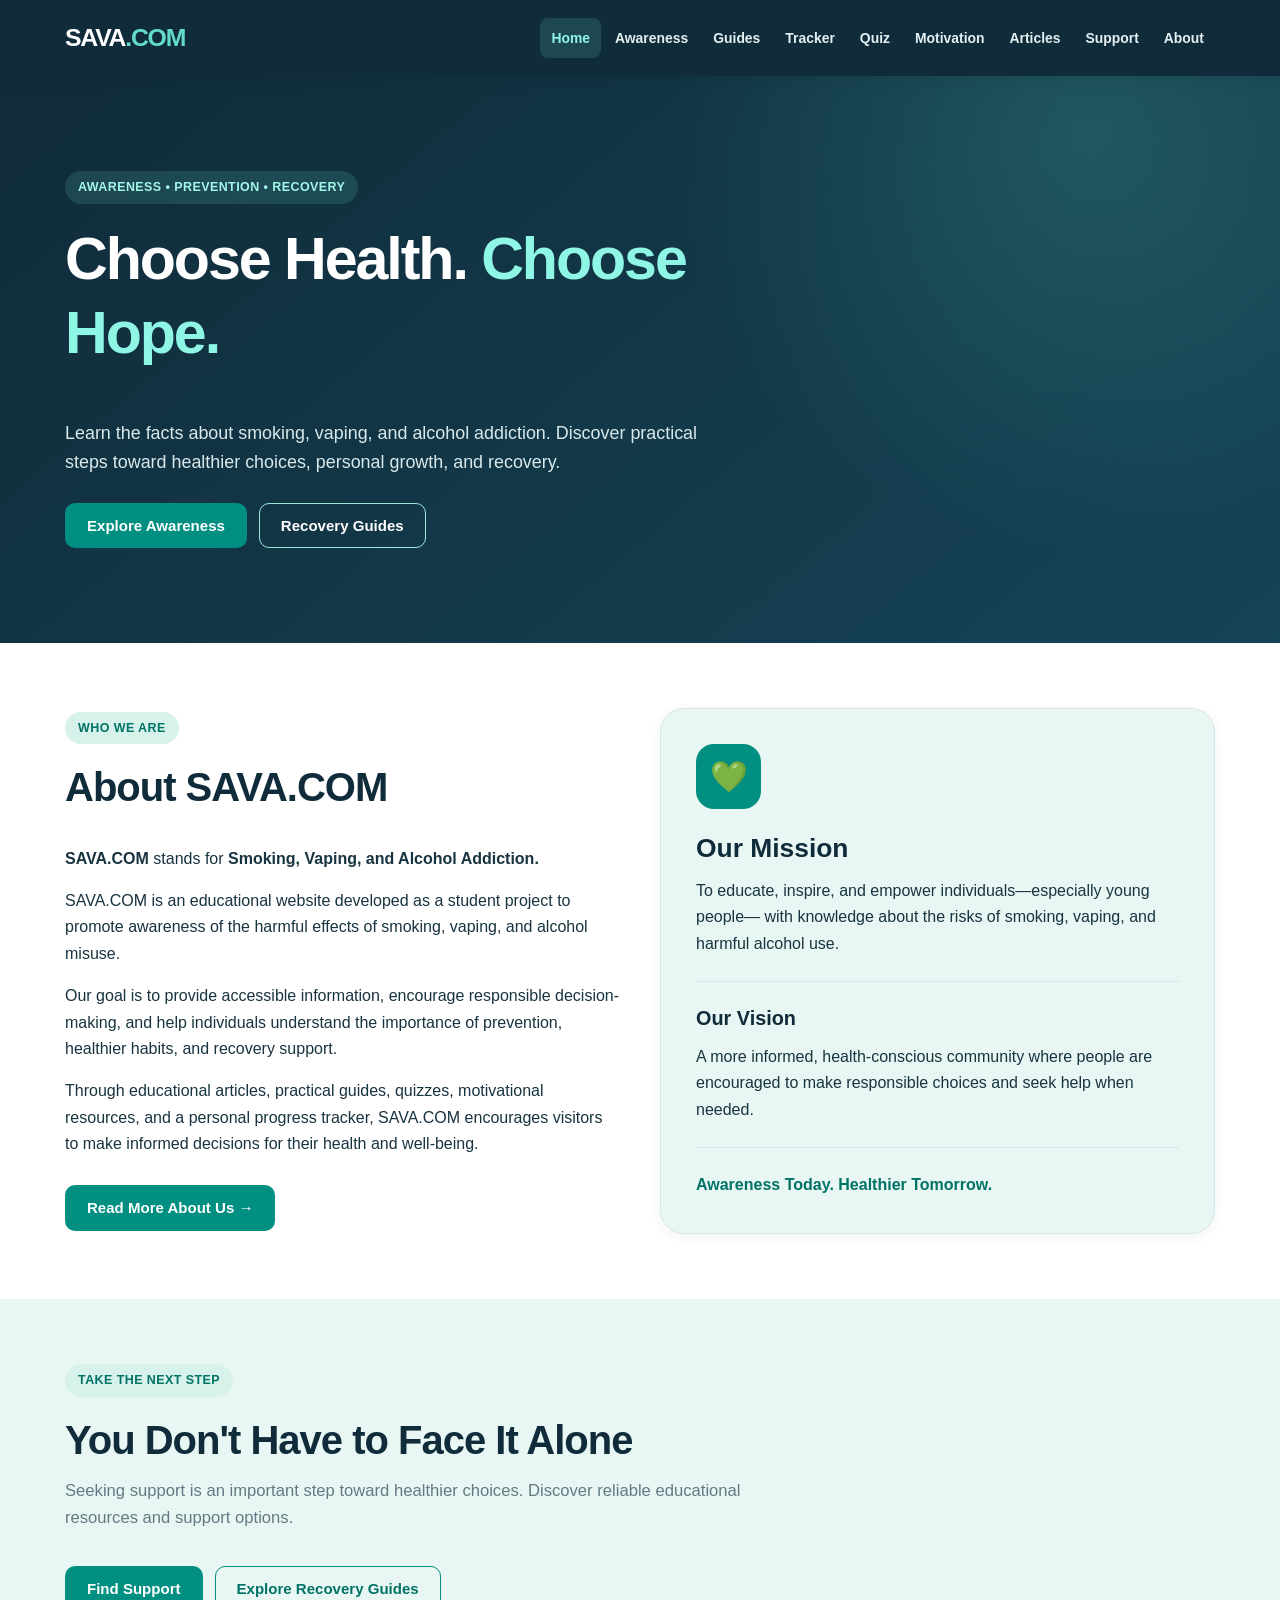
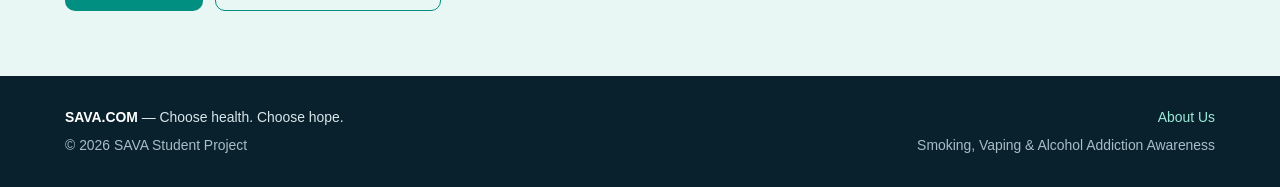
<file: index.html>
<!DOCTYPE html>
<html lang="en">

<head>
  <meta charset="UTF-8">

  <meta
    name="viewport"
    content="width=device-width, initial-scale=1"
  >

  <meta name="theme-color" content="#102b3a">

  <meta
    name="description"
    content="SAVA.COM is a student educational website promoting awareness about smoking, vaping, and alcohol addiction, prevention, healthy choices, and recovery."
  >

  <title>SAVA.COM | Choose Health. Choose Hope.</title>

  <link rel="stylesheet" href="style.css">

  <script src="script.js" defer></script>
</head>

<body>

  <a class="skip" href="#main">
    Skip to content
  </a>

  <!-- =========================================
       MAIN NAVIGATION
       ========================================= -->

  <header>
    <div class="container navrow">

      <a href="index.html" class="logo">
        SAVA<span>.COM</span>
      </a>

      <button
        type="button"
        class="menu"
        id="menuBtn"
        aria-expanded="false"
        aria-controls="navlinks">
        ☰ Menu
      </button>

      <nav
        class="navlinks"
        id="navlinks"
        aria-label="Main navigation">

        <a href="index.html" aria-current="page">
          Home
        </a>

        <a href="awareness.html">
          Awareness
        </a>

        <a href="guides.html">
          Guides
        </a>

        <a href="tracker.html">
          Tracker
        </a>

        <a href="quiz.html">
          Quiz
        </a>

        <a href="motivation.html">
          Motivation
        </a>

        <a href="articles.html">
          Articles
        </a>

        <a href="support.html">
          Support
        </a>

        <a href="about.html">
          About
        </a>

      </nav>

    </div>
  </header>

  <main id="main">

    <!-- =========================================
         HOME HERO
         ========================================= -->

    <section class="hero">

      <div class="container hero-content">

        <span class="tag">
          Awareness • Prevention • Recovery
        </span>

        <h1>
          Choose Health.
          <span class="highlight">
            Choose Hope.
          </span>
        </h1>

        <p>
          Learn the facts about smoking, vaping,
          and alcohol addiction. Discover practical
          steps toward healthier choices, personal
          growth, and recovery.
        </p>

        <div class="hero-actions">

          <a
            href="awareness.html"
            class="btn primary">
            Explore Awareness
          </a>

          <a
            href="guides.html"
            class="btn outline">
            Recovery Guides
          </a>

        </div>

      </div>

    </section>

    <!-- =========================================
         ABOUT SAVA.COM
         ========================================= -->

    <section
      id="about-home"
      style="background:#ffffff;">

      <div class="container">

        <div
          style="
            display:grid;
            grid-template-columns:repeat(
              auto-fit,
              minmax(min(100%,300px),1fr)
            );
            align-items:center;
            gap:40px;
          ">

          <!-- ABOUT CONTENT -->

          <div>

            <span class="tag">
              Who We Are
            </span>

            <h2>
              About SAVA.COM
            </h2>

            <p>
              <strong>SAVA.COM</strong> stands for
              <strong>
                Smoking, Vaping, and Alcohol Addiction.
              </strong>
            </p>

            <p>
              SAVA.COM is an educational website
              developed as a student project to
              promote awareness of the harmful
              effects of smoking, vaping, and
              alcohol misuse.
            </p>

            <p>
              Our goal is to provide accessible
              information, encourage responsible
              decision-making, and help individuals
              understand the importance of prevention,
              healthier habits, and recovery support.
            </p>

            <p>
              Through educational articles, practical
              guides, quizzes, motivational resources,
              and a personal progress tracker,
              SAVA.COM encourages visitors to
              make informed decisions for their
              health and well-being.
            </p>

            <a
              href="about.html"
              class="btn primary"
              style="margin-top:12px;">
              Read More About Us →
            </a>

          </div>

          <!-- ABOUT HIGHLIGHT CARD -->

          <div
            class="card"
            style="
              background:var(--mint);
              padding:35px;
              border-radius:24px;
            ">

            <div
              style="
                width:65px;
                height:65px;
                display:flex;
                align-items:center;
                justify-content:center;
                background:var(--teal);
                color:white;
                border-radius:18px;
                font-size:1.9rem;
                margin-bottom:23px;
              "
              aria-hidden="true">
              💚
            </div>

            <h3 style="font-size:1.65rem;">
              Our Mission
            </h3>

            <p>
              To educate, inspire, and empower
              individuals—especially young people—
              with knowledge about the risks of
              smoking, vaping, and harmful alcohol use.
            </p>

            <hr>

            <h3>
              Our Vision
            </h3>

            <p>
              A more informed, health-conscious
              community where people are encouraged
              to make responsible choices and
              seek help when needed.
            </p>

            <hr>

            <p
              style="
                color:var(--teal-dark);
                font-weight:750;
                margin-bottom:0;
              ">
              Awareness Today. Healthier Tomorrow.
            </p>

          </div>

        </div>

      </div>

    </section>

    <!-- =========================================
         PREVENTION AND SUPPORT
         ========================================= -->

    <section style="background:var(--mint);">

      <div class="container">

        <div class="section-head">

          <span class="tag">
            Take the Next Step
          </span>

          <h2>
            You Don't Have to Face It Alone
          </h2>

          <p>
            Seeking support is an important
            step toward healthier choices.
            Discover reliable educational
            resources and support options.
          </p>

        </div>

        <div class="actions">

          <a
            href="support.html"
            class="btn primary">
            Find Support
          </a>

          <a
            href="guides.html"
            class="btn outline">
            Explore Recovery Guides
          </a>

        </div>

      </div>

    </section>

  </main>

  <!-- =========================================
       FOOTER
       ========================================= -->

  <footer>

    <div class="container footerrow">

      <div>

        <strong>SAVA.COM</strong>
        — Choose health. Choose hope.

        <div>
          © <span id="year"></span>
          SAVA Student Project
        </div>

      </div>

      <div>

        <a href="about.html">
          About Us
        </a>

        <div>
          Smoking, Vaping &amp; Alcohol
          Addiction Awareness
        </div>

      </div>

    </div>

  </footer>

</body>
</html>
</file>
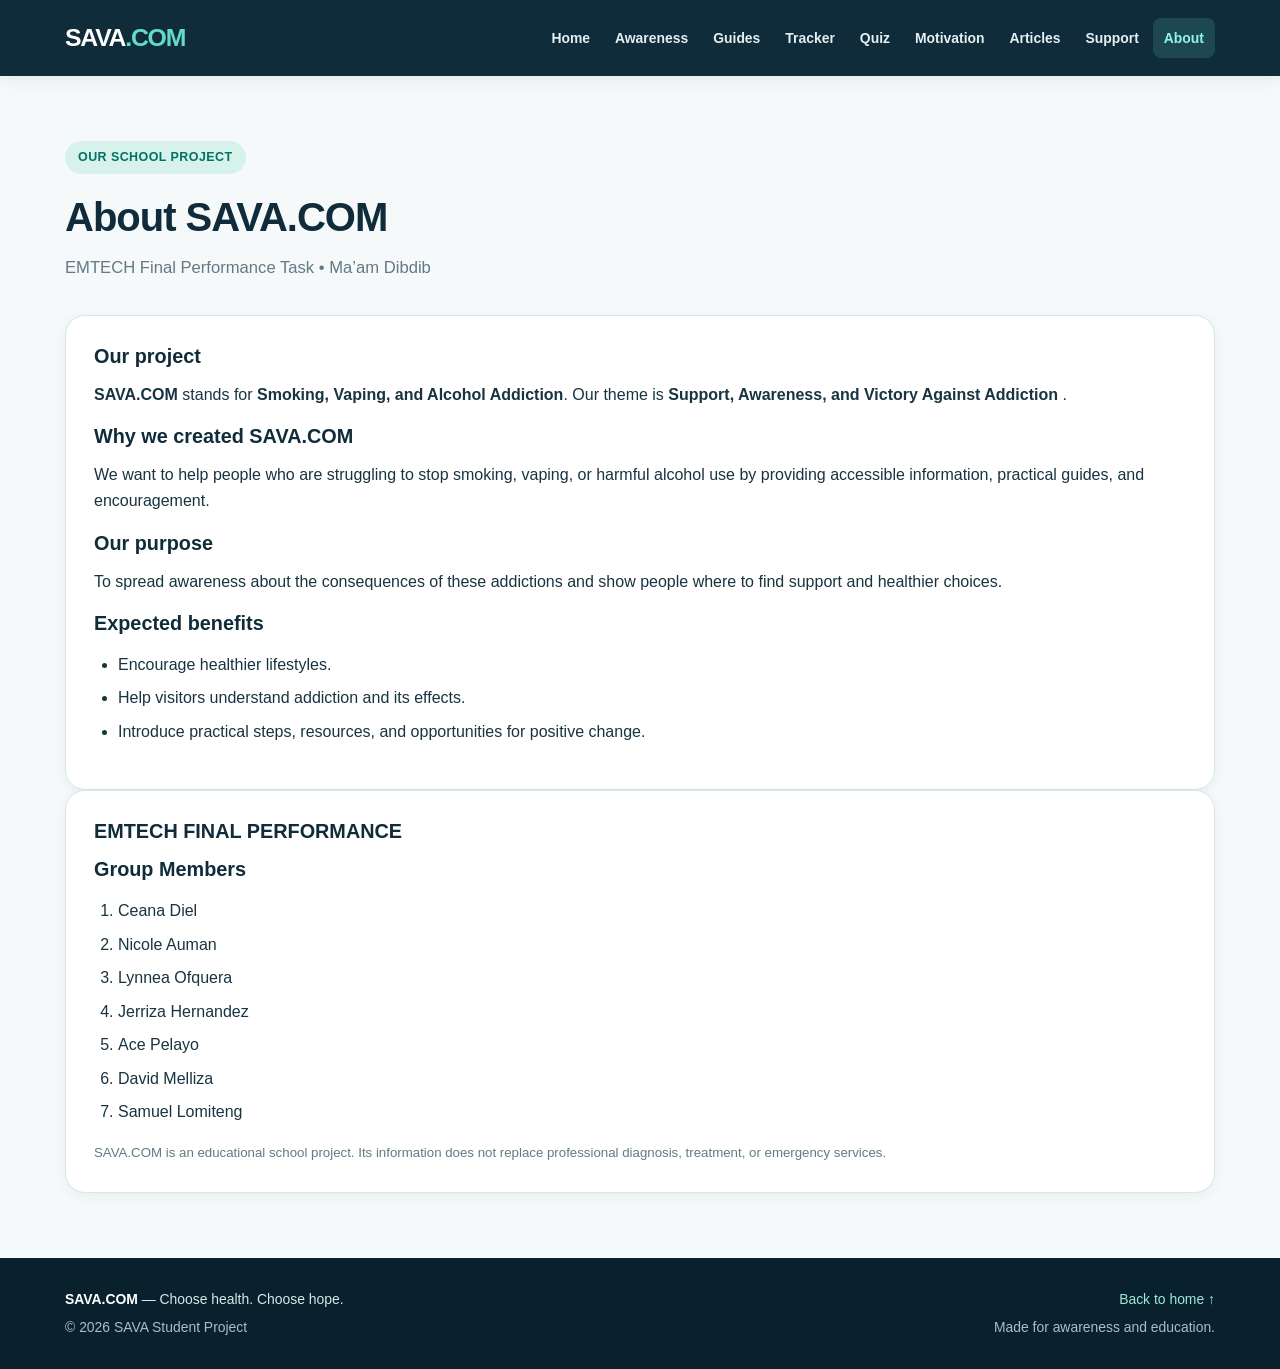
<file: about.html>
<!DOCTYPE html>
<html lang="en">
<head>
  <meta charset="UTF-8">
  <meta name="viewport" content="width=device-width, initial-scale=1">
  <meta name="theme-color" content="#102b3a">
  <title>SAVA.COM | About</title>
  <link rel="stylesheet" href="style.css">
  <script src="script.js" defer></script>
</head>
<body>

<a class="skip" href="#main">Skip to content</a>

<header>
  <div class="container navrow">
    <a class="logo" href="index.html">SAVA<span>.COM</span></a>
    <button class="menu" id="menuBtn"
            aria-controls="navlinks" aria-expanded="false">☰ Menu</button>

    <nav class="navlinks" id="navlinks" aria-label="Main navigation">
      <a href="index.html">Home</a>
      <a href="awareness.html">Awareness</a>
      <a href="guides.html">Guides</a>
      <a href="tracker.html">Tracker</a>
      <a href="quiz.html">Quiz</a>
      <a href="motivation.html">Motivation</a>
      <a href="support.html">Support</a>
      <a href="about.html" aria-current="page">About</a>
    </nav>
  </div>
</header>

<main id="main">

  <section id="about" class="soft">
    <div class="container">

      <div class="section-head">
        <span class="tag">Our school project</span>
        <h2>About SAVA.COM</h2>
        <p>
          EMTECH Final Performance Task • Ma’am Dibdib
        </p>
      </div>

      <div class="two">

        <div class="card">

          <h3>Our project</h3>
          <p>
            <strong>SAVA.COM</strong> stands for
            <strong>Smoking, Vaping, and Alcohol Addiction</strong>.
            Our theme is
            <strong>
              Support, Awareness, and Victory Against Addiction
            </strong>.
          </p>

          <h3>Why we created SAVA.COM</h3>
          <p>
            We want to help people who are struggling
            to stop smoking, vaping, or harmful alcohol use
            by providing accessible information,
            practical guides, and encouragement.
          </p>

          <h3>Our purpose</h3>
          <p>
            To spread awareness about the consequences of
            these addictions and show people where to
            find support and healthier choices.
          </p>

          <h3>Expected benefits</h3>
          <ul>
            <li>Encourage healthier lifestyles.</li>
            <li>
              Help visitors understand addiction and its effects.
            </li>
            <li>
              Introduce practical steps, resources,
              and opportunities for positive change.
            </li>
          </ul>

        </div>

        <div class="card">

          <h3>EMTECH FINAL PERFORMANCE</h3>

          <h3>Group Members</h3>

          <ol>
            <li>Ceana Diel</li>
            <li>Nicole Auman</li>
            <li>Lynnea Ofquera</li>
            <li>Jerriza Hernandez</li>
            <li>Ace Pelayo</li>
            <li>David Melliza</li>
            <li>Samuel Lomiteng</li>
          </ol>

          <p class="muted tiny">
            SAVA.COM is an educational school project.
            Its information does not replace professional
            diagnosis, treatment, or emergency services.
          </p>

        </div>

      </div>
    </div>
  </section>

</main>

<footer>
  <div class="container footerrow">
    <div>
      <strong>SAVA.COM</strong> — Choose health. Choose hope.
      <div>© <span id="year"></span> SAVA Student Project</div>
    </div>
    <div>
      <a href="index.html">Back to home ↑</a>
      <div>Made for awareness and education.</div>
    </div>
  </div>
</footer>

</body>
</html>
</file>
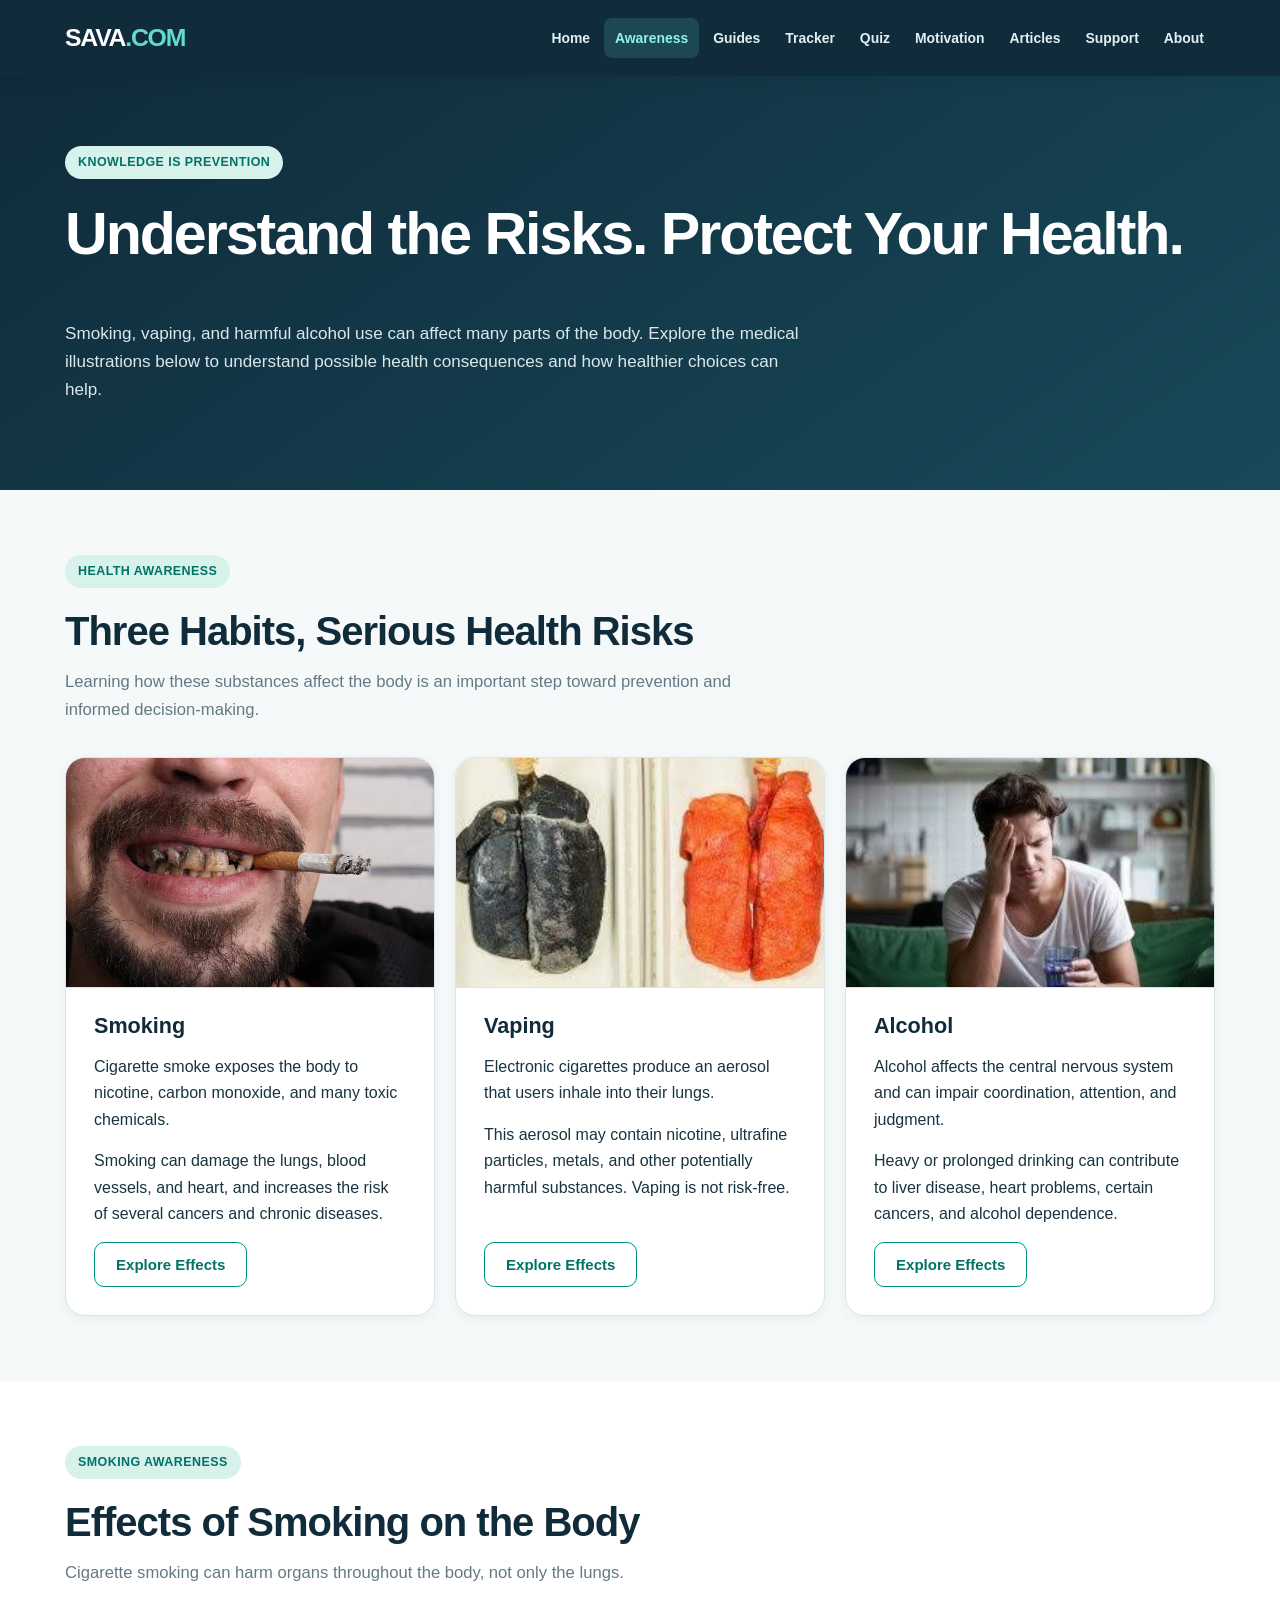
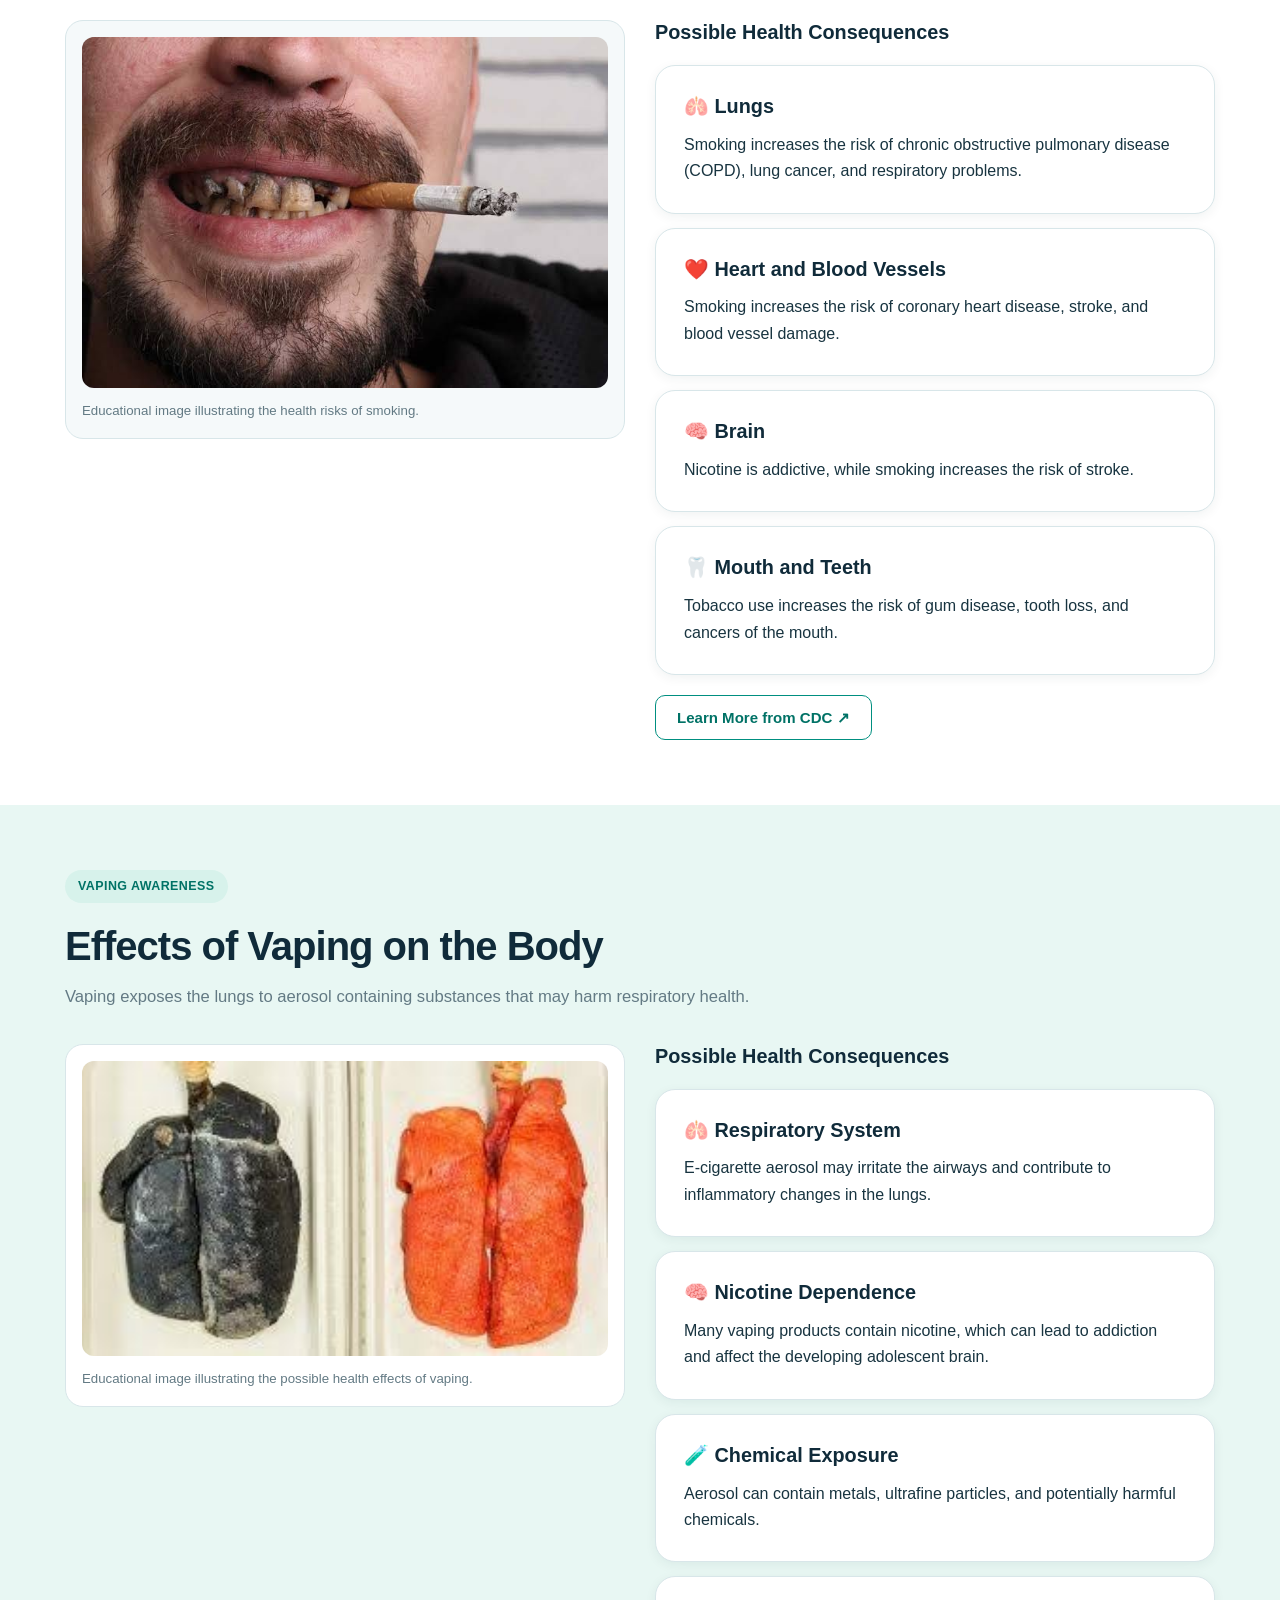
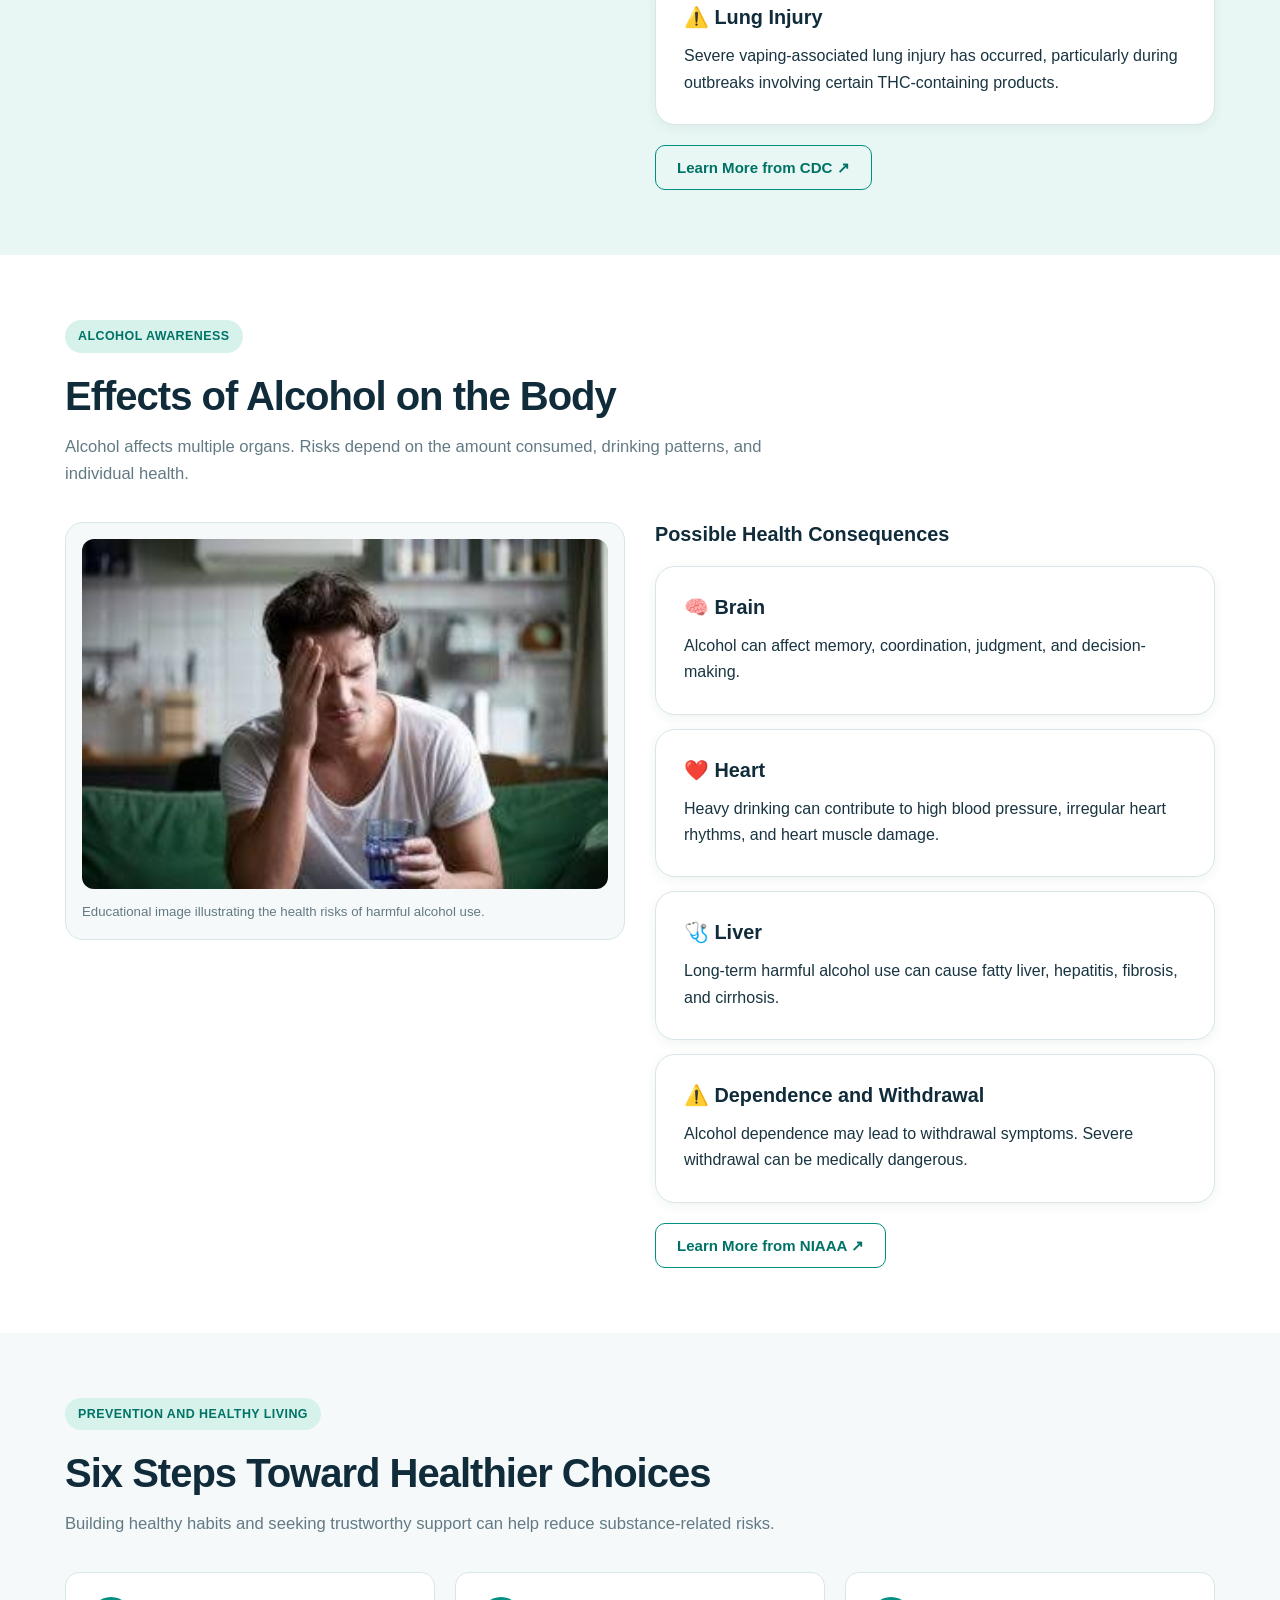
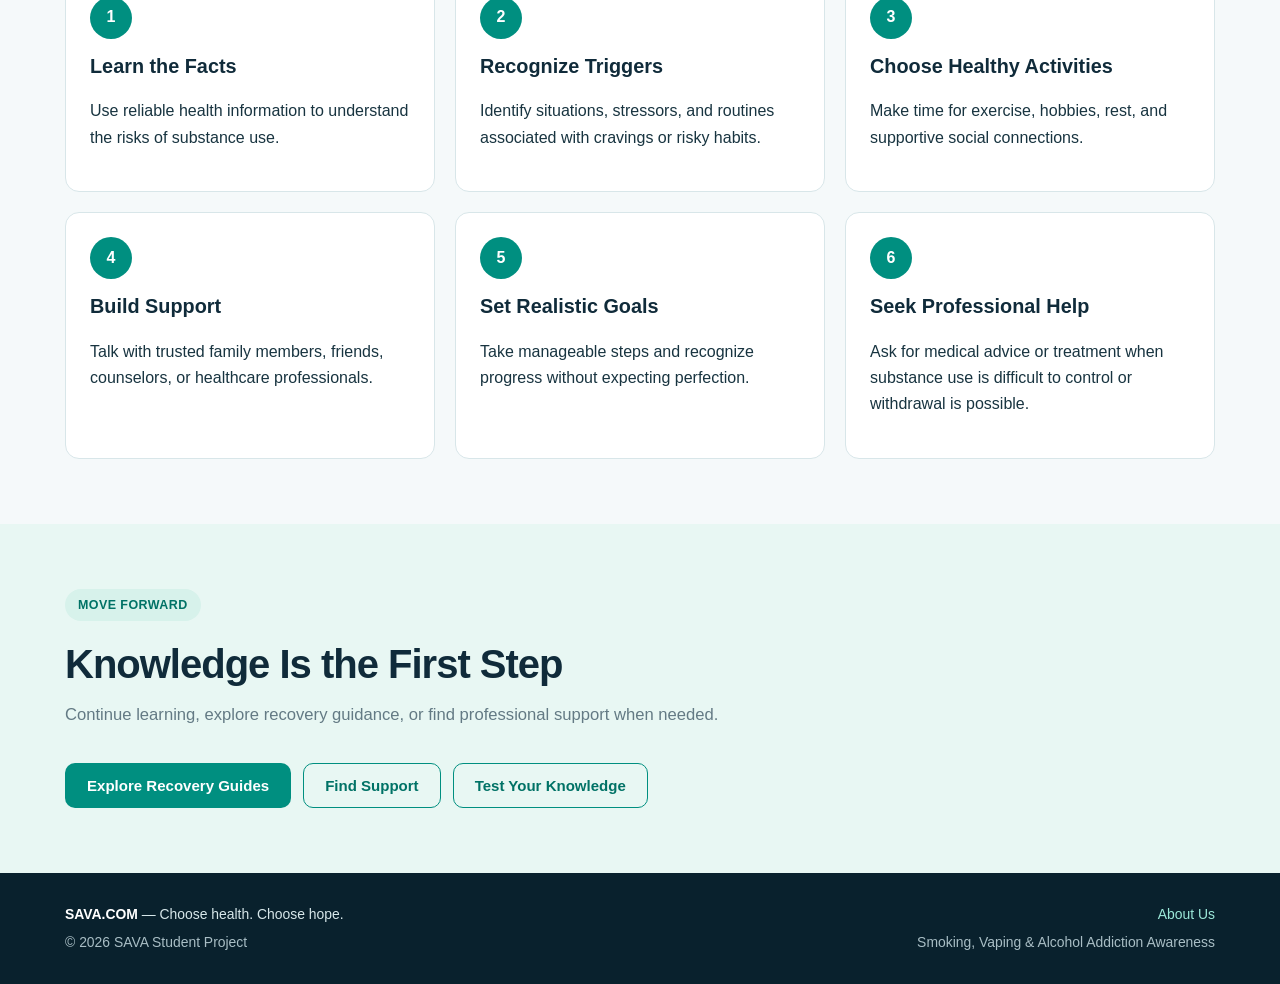
<file: awareness.html>
<!DOCTYPE html>
<html lang="en">

<head>
  <meta charset="UTF-8">

  <meta
    name="viewport"
    content="width=device-width, initial-scale=1"
  >

  <meta name="theme-color" content="#102b3a">

  <meta
    name="description"
    content="Learn about the effects of smoking, vaping, and alcohol on health through educational images and prevention tips."
  >

  <title>Awareness | SAVA.COM</title>

  <link rel="stylesheet" href="style.css">
  <script src="script.js" defer></script>

  <!-- Awareness image-card styling -->
  <style>
    .awareness-image-card {
      padding: 0;
      overflow: hidden;
      display: flex;
      flex-direction: column;
    }

    .awareness-image-card .awareness-photo {
      width: 100%;
      height: 230px;
      display: block;
      object-fit: cover;
      background: var(--mint);
      border-bottom: 1px solid var(--border);
    }

    .awareness-card-content {
      padding: 25px 28px 28px;
      display: flex;
      flex-direction: column;
      flex: 1;
    }

    .awareness-card-content h3 {
      margin-bottom: 14px;
      font-size: 1.35rem;
    }

    .awareness-card-content p {
      margin-bottom: 15px;
    }

    .awareness-card-content .btn {
      align-self: flex-start;
      margin-top: auto;
    }

    .awareness-effect-layout {
      display: grid;
      grid-template-columns:
        repeat(auto-fit, minmax(min(100%, 320px), 1fr));
      gap: 30px;
      align-items: start;
    }

    .awareness-effect-figure {
      margin: 0;
      padding: 16px;
      border: 1px solid var(--border);
      border-radius: 18px;
      background: var(--background);
    }

    .awareness-effect-figure img {
      display: block;
      width: 100%;
      height: auto;
      border-radius: 12px;
    }

    .awareness-effect-figure figcaption {
      margin-top: 12px;
    }

    .awareness-effect-list .card {
      margin-bottom: 14px;
    }

    .awareness-effect-list .card:last-of-type {
      margin-bottom: 20px;
    }

    @media (max-width: 780px) {
      .awareness-image-card .awareness-photo {
        height: 210px;
      }
    }

    @media (max-width: 520px) {
      .awareness-image-card .awareness-photo {
        height: 220px;
      }

      .awareness-card-content {
        padding: 22px;
      }
    }
  </style>

</head>

<body>

  <a class="skip" href="#main">
    Skip to content
  </a>

  <!-- MAIN NAVIGATION -->
  <header>
    <div class="container navrow">

      <a href="index.html" class="logo">
        SAVA<span>.COM</span>
      </a>

      <button
        type="button"
        class="menu"
        id="menuBtn"
        aria-expanded="false"
        aria-controls="navlinks">
        ☰ Menu
      </button>

      <nav
        class="navlinks"
        id="navlinks"
        aria-label="Main navigation">

        <a href="index.html">Home</a>

        <a
          href="awareness.html"
          aria-current="page">
          Awareness
        </a>

        <a href="guides.html">Guides</a>
        <a href="tracker.html">Tracker</a>
        <a href="quiz.html">Quiz</a>
        <a href="motivation.html">Motivation</a>
        <a href="articles.html">Articles</a>
        <a href="support.html">Support</a>
        <a href="about.html">About</a>

      </nav>

    </div>
  </header>

  <main id="main">

    <!-- PAGE INTRODUCTION -->
    <section class="page-hero">
      <div class="container">

        <span class="tag">
          Knowledge Is Prevention
        </span>

        <h1>
          Understand the Risks.
          Protect Your Health.
        </h1>

        <p>
          Smoking, vaping, and harmful alcohol use
          can affect many parts of the body.

          Explore the medical illustrations below
          to understand possible health consequences
          and how healthier choices can help.
        </p>

      </div>
    </section>

    <!-- =====================================
         THREE AWARENESS CARDS WITH IMAGES
         ===================================== -->

    <section>
      <div class="container">

        <div class="section-head">
          <span class="tag">Health Awareness</span>

          <h2>
            Three Habits, Serious Health Risks
          </h2>

          <p>
            Learning how these substances affect
            the body is an important step toward
            prevention and informed decision-making.
          </p>
        </div>

        <div class="awareness-grid">

          <!-- SMOKING CARD -->
          <article class="card awareness-card awareness-image-card">

            <img
              src="images/smoking.jpg"
              alt="Educational image showing the health effects of smoking"
              class="awareness-photo"
              loading="lazy">

            <div class="awareness-card-content">

              <h3>Smoking</h3>

              <p>
                Cigarette smoke exposes the body
                to nicotine, carbon monoxide,
                and many toxic chemicals.
              </p>

              <p>
                Smoking can damage the lungs,
                blood vessels, and heart, and
                increases the risk of several
                cancers and chronic diseases.
              </p>

              <a
                href="#smoking-effects"
                class="btn outline">
                Explore Effects
              </a>

            </div>
          </article>

          <!-- VAPING CARD -->
          <article class="card awareness-card awareness-image-card">

            <img
              src="images/vaping.jpg"
              alt="Educational image showing the health effects of vaping"
              class="awareness-photo"
              loading="lazy">

            <div class="awareness-card-content">

              <h3>Vaping</h3>

              <p>
                Electronic cigarettes produce
                an aerosol that users inhale
                into their lungs.
              </p>

              <p>
                This aerosol may contain nicotine,
                ultrafine particles, metals,
                and other potentially harmful
                substances. Vaping is not risk-free.
              </p>

              <a
                href="#vaping-effects"
                class="btn outline">
                Explore Effects
              </a>

            </div>
          </article>

          <!-- ALCOHOL CARD -->
          <article class="card awareness-card awareness-image-card">

            <img
              src="images/alcohol.jpg"
              alt="Educational image showing the health effects of alcohol"
              class="awareness-photo"
              loading="lazy">

            <div class="awareness-card-content">

              <h3>Alcohol</h3>

              <p>
                Alcohol affects the central
                nervous system and can impair
                coordination, attention,
                and judgment.
              </p>

              <p>
                Heavy or prolonged drinking can
                contribute to liver disease,
                heart problems, certain cancers,
                and alcohol dependence.
              </p>

              <a
                href="#alcohol-effects"
                class="btn outline">
                Explore Effects
              </a>

            </div>
          </article>

        </div>
      </div>
    </section>

    <!-- =====================================
         SMOKING EFFECTS
         ===================================== -->

    <section id="smoking-effects"
             style="background:#ffffff;">

      <div class="container">

        <div class="section-head">
          <span class="tag">Smoking Awareness</span>

          <h2>Effects of Smoking on the Body</h2>

          <p>
            Cigarette smoking can harm organs
            throughout the body, not only the lungs.
          </p>
        </div>

        <div class="awareness-effect-layout">

          <figure class="awareness-effect-figure">

            <img
              src="images/smoking.jpg"
              alt="Health effects of smoking"
              loading="lazy">

            <figcaption class="muted tiny">
              Educational image illustrating
              the health risks of smoking.
            </figcaption>

          </figure>

          <div class="awareness-effect-list">

            <h3>Possible Health Consequences</h3>

            <div class="card">
              <h3>🫁 Lungs</h3>
              <p>
                Smoking increases the risk of
                chronic obstructive pulmonary
                disease (COPD), lung cancer,
                and respiratory problems.
              </p>
            </div>

            <div class="card">
              <h3>❤️ Heart and Blood Vessels</h3>
              <p>
                Smoking increases the risk of
                coronary heart disease, stroke,
                and blood vessel damage.
              </p>
            </div>

            <div class="card">
              <h3>🧠 Brain</h3>
              <p>
                Nicotine is addictive, while
                smoking increases the risk of stroke.
              </p>
            </div>

            <div class="card">
              <h3>🦷 Mouth and Teeth</h3>
              <p>
                Tobacco use increases the risk
                of gum disease, tooth loss,
                and cancers of the mouth.
              </p>
            </div>

            <a
              href="https://www.cdc.gov/tobacco/"
              target="_blank"
              rel="noopener noreferrer"
              class="btn outline">
              Learn More from CDC ↗
            </a>

          </div>
        </div>
      </div>
    </section>

    <!-- =====================================
         VAPING EFFECTS
         ===================================== -->

    <section id="vaping-effects"
             style="background:var(--mint);">

      <div class="container">

        <div class="section-head">
          <span class="tag">Vaping Awareness</span>

          <h2>Effects of Vaping on the Body</h2>

          <p>
            Vaping exposes the lungs to aerosol
            containing substances that may harm
            respiratory health.
          </p>
        </div>

        <div class="awareness-effect-layout">

          <figure class="awareness-effect-figure"
                  style="background:#ffffff;">

            <img
              src="images/vaping.jpg"
              alt="Health effects of vaping"
              loading="lazy">

            <figcaption class="muted tiny">
              Educational image illustrating
              the possible health effects of vaping.
            </figcaption>

          </figure>

          <div class="awareness-effect-list">

            <h3>Possible Health Consequences</h3>

            <div class="card">
              <h3>🫁 Respiratory System</h3>
              <p>
                E-cigarette aerosol may irritate
                the airways and contribute to
                inflammatory changes in the lungs.
              </p>
            </div>

            <div class="card">
              <h3>🧠 Nicotine Dependence</h3>
              <p>
                Many vaping products contain nicotine,
                which can lead to addiction and affect
                the developing adolescent brain.
              </p>
            </div>

            <div class="card">
              <h3>🧪 Chemical Exposure</h3>
              <p>
                Aerosol can contain metals,
                ultrafine particles, and
                potentially harmful chemicals.
              </p>
            </div>

            <div class="card">
              <h3>⚠️ Lung Injury</h3>
              <p>
                Severe vaping-associated lung injury
                has occurred, particularly during
                outbreaks involving certain
                THC-containing products.
              </p>
            </div>

            <a
              href="https://www.cdc.gov/tobacco/e-cigarettes/health-effects.html"
              target="_blank"
              rel="noopener noreferrer"
              class="btn outline">
              Learn More from CDC ↗
            </a>

          </div>
        </div>
      </div>
    </section>

    <!-- =====================================
         ALCOHOL EFFECTS
         ===================================== -->

    <section id="alcohol-effects"
             style="background:#ffffff;">

      <div class="container">

        <div class="section-head">
          <span class="tag">Alcohol Awareness</span>

          <h2>Effects of Alcohol on the Body</h2>

          <p>
            Alcohol affects multiple organs.
            Risks depend on the amount consumed,
            drinking patterns, and individual health.
          </p>
        </div>

        <div class="awareness-effect-layout">

          <figure class="awareness-effect-figure">

            <img
              src="images/alcohol.jpg"
              alt="Health effects of alcohol"
              loading="lazy">

            <figcaption class="muted tiny">
              Educational image illustrating
              the health risks of harmful alcohol use.
            </figcaption>

          </figure>

          <div class="awareness-effect-list">

            <h3>Possible Health Consequences</h3>

            <div class="card">
              <h3>🧠 Brain</h3>
              <p>
                Alcohol can affect memory,
                coordination, judgment,
                and decision-making.
              </p>
            </div>

            <div class="card">
              <h3>❤️ Heart</h3>
              <p>
                Heavy drinking can contribute
                to high blood pressure,
                irregular heart rhythms,
                and heart muscle damage.
              </p>
            </div>

            <div class="card">
              <h3>🩺 Liver</h3>
              <p>
                Long-term harmful alcohol use
                can cause fatty liver,
                hepatitis, fibrosis, and cirrhosis.
              </p>
            </div>

            <div class="card">
              <h3>⚠️ Dependence and Withdrawal</h3>
              <p>
                Alcohol dependence may lead
                to withdrawal symptoms.
                Severe withdrawal can be
                medically dangerous.
              </p>
            </div>

            <a
              href="https://www.niaaa.nih.gov/alcohols-effects-health/alcohols-effects-body"
              target="_blank"
              rel="noopener noreferrer"
              class="btn outline">
              Learn More from NIAAA ↗
            </a>

          </div>
        </div>
      </div>
    </section>

    <!-- =====================================
         SIX HEALTHY HABITS
         ===================================== -->

    <section style="background:var(--background);">

      <div class="container">

        <div class="section-head">

          <span class="tag">
            Prevention and Healthy Living
          </span>

          <h2>
            Six Steps Toward Healthier Choices
          </h2>

          <p>
            Building healthy habits and seeking
            trustworthy support can help reduce
            substance-related risks.
          </p>

        </div>

        <div class="health-steps">

          <article class="health-step">
            <div class="step-number">1</div>
            <h3>Learn the Facts</h3>
            <p>
              Use reliable health information
              to understand the risks of substance use.
            </p>
          </article>

          <article class="health-step">
            <div class="step-number">2</div>
            <h3>Recognize Triggers</h3>
            <p>
              Identify situations, stressors,
              and routines associated with
              cravings or risky habits.
            </p>
          </article>

          <article class="health-step">
            <div class="step-number">3</div>
            <h3>Choose Healthy Activities</h3>
            <p>
              Make time for exercise, hobbies,
              rest, and supportive social connections.
            </p>
          </article>

          <article class="health-step">
            <div class="step-number">4</div>
            <h3>Build Support</h3>
            <p>
              Talk with trusted family members,
              friends, counselors,
              or healthcare professionals.
            </p>
          </article>

          <article class="health-step">
            <div class="step-number">5</div>
            <h3>Set Realistic Goals</h3>
            <p>
              Take manageable steps and
              recognize progress without
              expecting perfection.
            </p>
          </article>

          <article class="health-step">
            <div class="step-number">6</div>
            <h3>Seek Professional Help</h3>
            <p>
              Ask for medical advice or treatment
              when substance use is difficult
              to control or withdrawal is possible.
            </p>
          </article>

        </div>
      </div>
    </section>

    <!-- NEXT STEPS -->
    <section style="background:var(--mint);">

      <div class="container">

        <div class="section-head">
          <span class="tag">Move Forward</span>

          <h2>Knowledge Is the First Step</h2>

          <p>
            Continue learning, explore recovery
            guidance, or find professional
            support when needed.
          </p>
        </div>

        <div class="actions">

          <a href="guides.html" class="btn primary">
            Explore Recovery Guides
          </a>

          <a href="support.html" class="btn outline">
            Find Support
          </a>

          <a href="quiz.html" class="btn outline">
            Test Your Knowledge
          </a>

        </div>
      </div>
    </section>

  </main>

  <!-- FOOTER -->
  <footer>
    <div class="container footerrow">

      <div>
        <strong>SAVA.COM</strong>
        — Choose health. Choose hope.

        <div>
          © <span id="year"></span>
          SAVA Student Project
        </div>
      </div>

      <div>
        <a href="about.html">About Us</a>

        <div>
          Smoking, Vaping &amp; Alcohol
          Addiction Awareness
        </div>
      </div>

    </div>
  </footer>

</body>
</html>
</file>
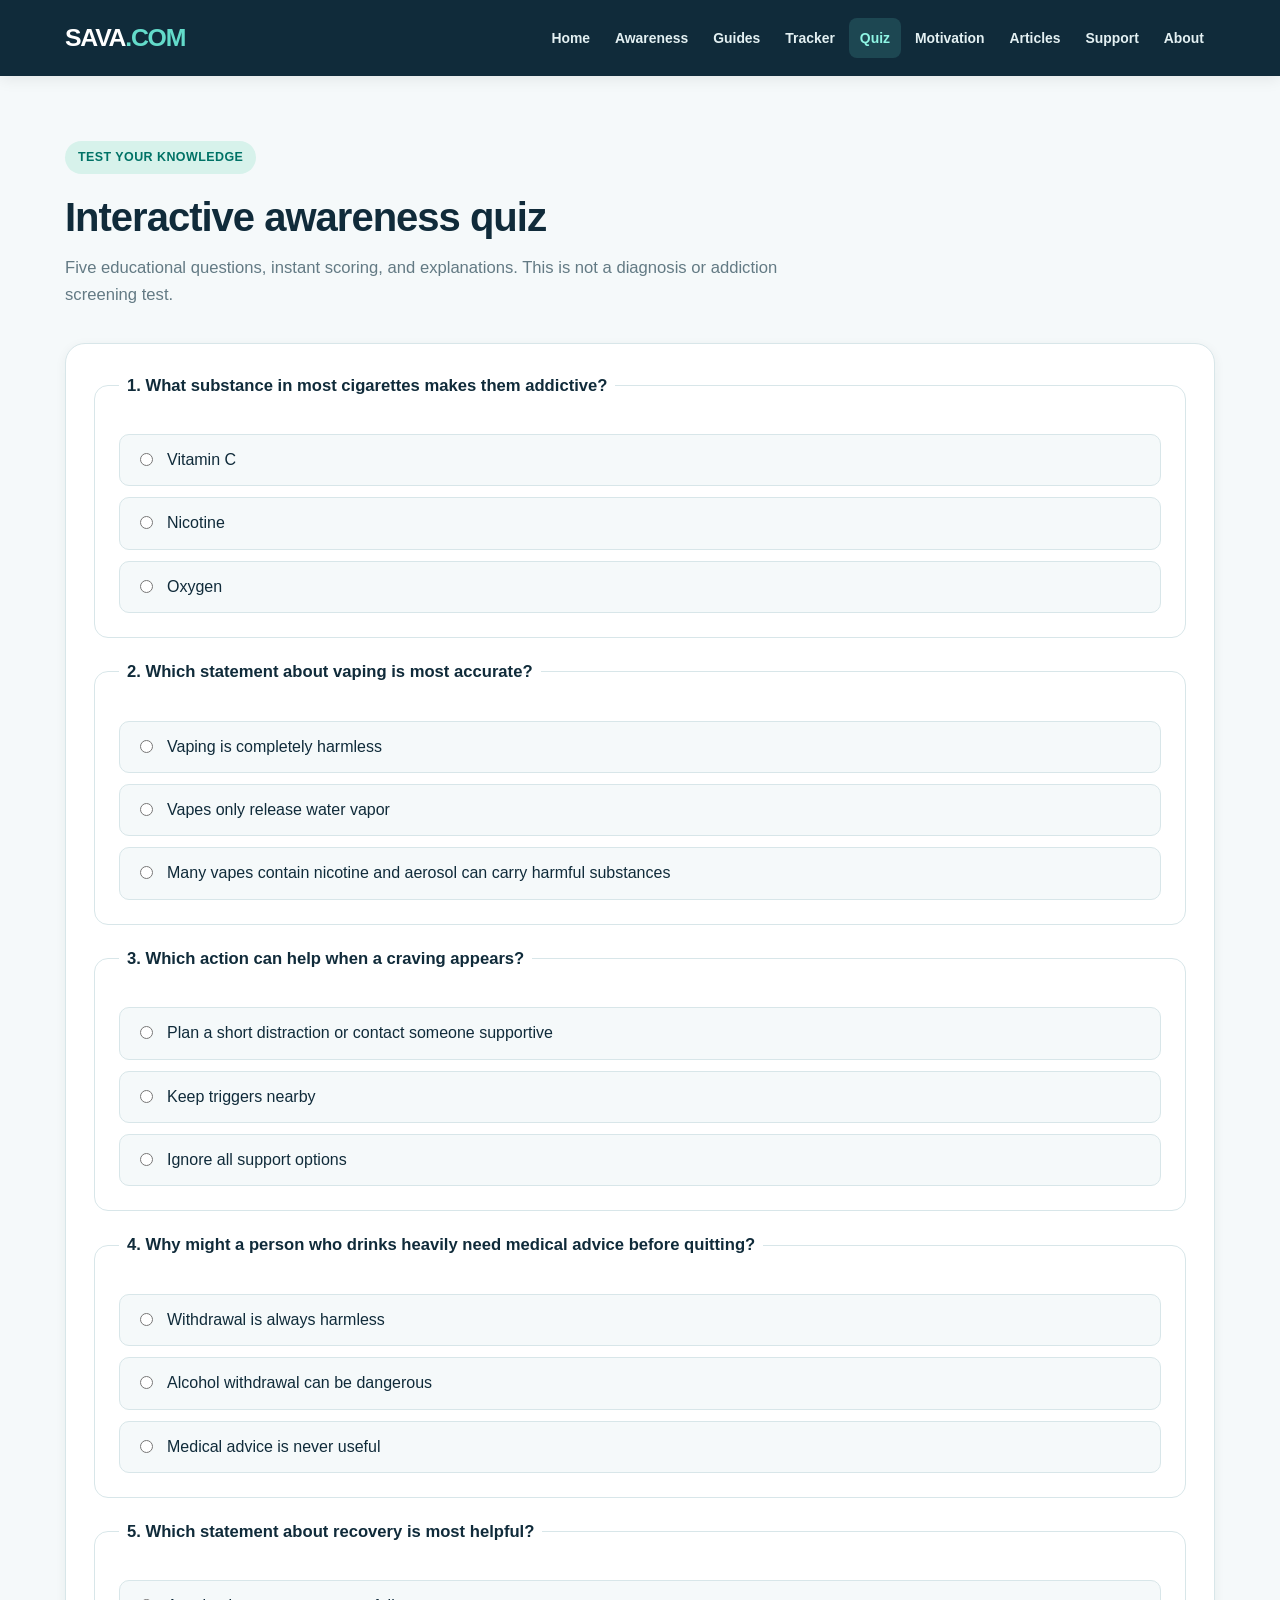
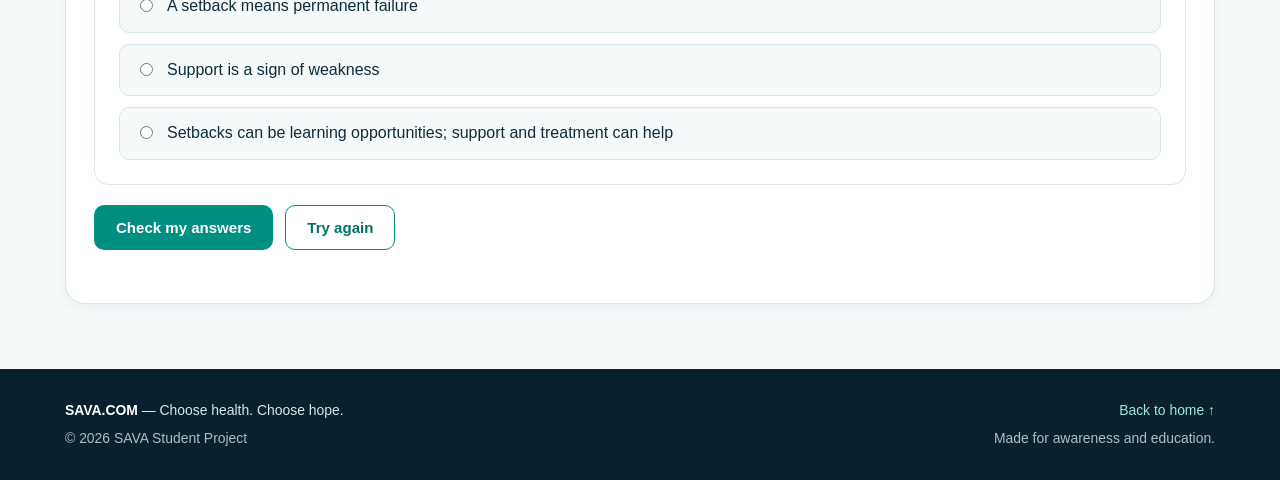
<file: quiz.html>
<!DOCTYPE html>
<html lang="en">
<head>
  <meta charset="UTF-8">
  <meta name="viewport" content="width=device-width, initial-scale=1">
  <meta name="theme-color" content="#102b3a">
  <title>SAVA.COM | Awareness Quiz</title>
  <link rel="stylesheet" href="style.css">
  <script src="script.js" defer></script>
</head>
<body>

<a class="skip" href="#main">Skip to content</a>

<header>
  <div class="container navrow">
    <a class="logo" href="index.html">SAVA<span>.COM</span></a>
    <button class="menu" id="menuBtn"
            aria-controls="navlinks" aria-expanded="false">☰ Menu</button>

    <nav class="navlinks" id="navlinks" aria-label="Main navigation">
      <a href="index.html">Home</a>
      <a href="awareness.html">Awareness</a>
      <a href="guides.html">Guides</a>
      <a href="tracker.html">Tracker</a>
      <a href="quiz.html" aria-current="page">Quiz</a>
      <a href="motivation.html">Motivation</a>
      <a href="support.html">Support</a>
      <a href="about.html">About</a>
    </nav>
  </div>
</header>

<main id="main">

  <section id="quiz">
    <div class="container">

      <div class="section-head">
        <span class="tag">Test your knowledge</span>
        <h2>Interactive awareness quiz</h2>
        <p>
          Five educational questions, instant scoring,
          and explanations. This is not a diagnosis
          or addiction screening test.
        </p>
      </div>

      <div class="card">

        <form id="quizForm">
          <div id="quizQuestions"></div>

          <div class="actions">
            <button class="btn primary" type="submit">
              Check my answers
            </button>

            <button class="btn outline"
                    type="button" id="resetQuiz">
              Try again
            </button>
          </div>
        </form>

        <div id="quizResult" aria-live="polite"></div>

      </div>

    </div>
  </section>

</main>

<footer>
  <div class="container footerrow">
    <div>
      <strong>SAVA.COM</strong> — Choose health. Choose hope.
      <div>© <span id="year"></span> SAVA Student Project</div>
    </div>
    <div>
      <a href="index.html">Back to home ↑</a>
      <div>Made for awareness and education.</div>
    </div>
  </div>
</footer>

</body>
</html>
</file>
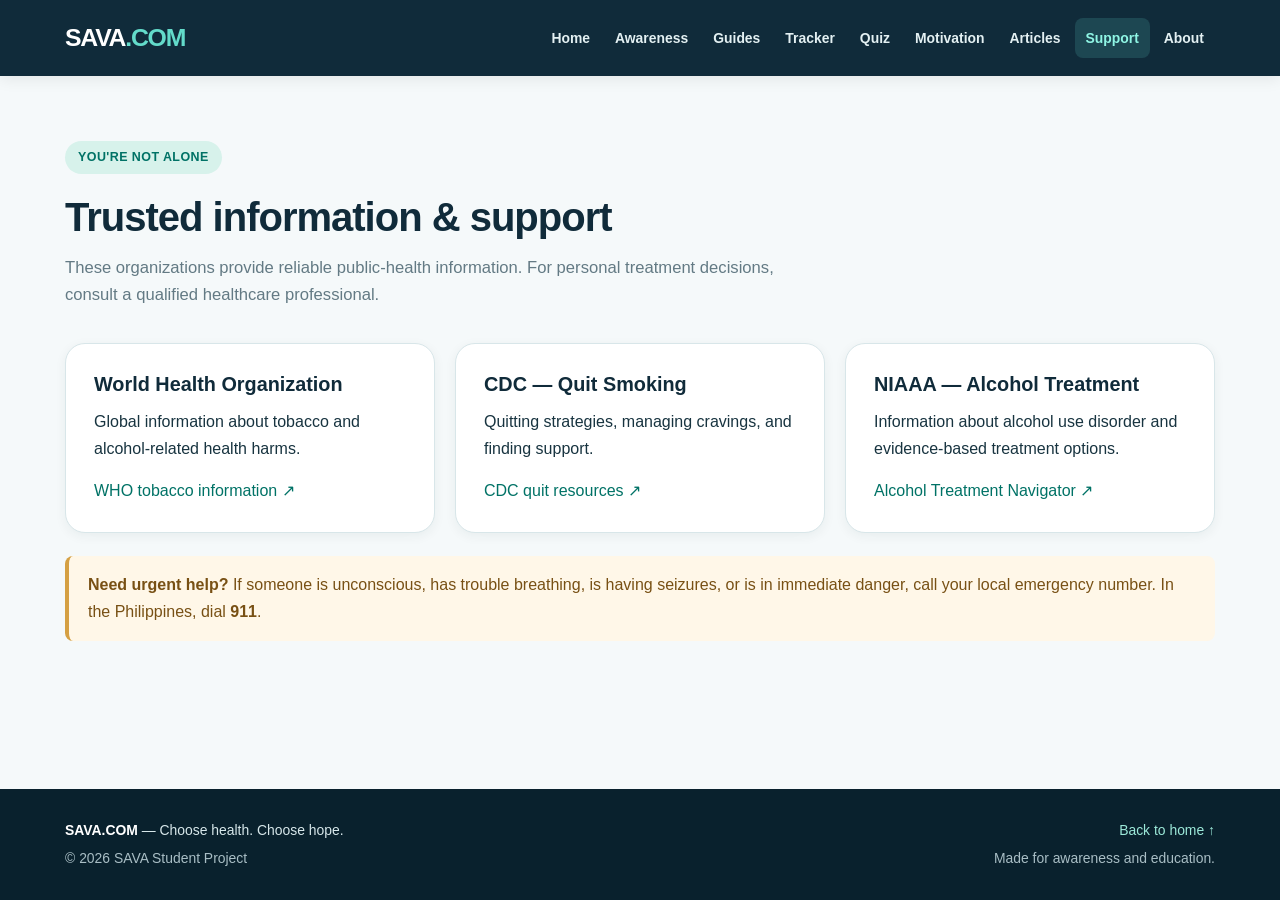
<file: support.html>
<!DOCTYPE html>
<html lang="en">
<head>
  <meta charset="UTF-8">
  <meta name="viewport" content="width=device-width, initial-scale=1">
  <meta name="theme-color" content="#102b3a">
  <title>SAVA.COM | Support</title>
  <link rel="stylesheet" href="style.css">
  <script src="script.js" defer></script>
</head>
<body>

<a class="skip" href="#main">Skip to content</a>

<header>
  <div class="container navrow">
    <a class="logo" href="index.html">SAVA<span>.COM</span></a>
    <button class="menu" id="menuBtn"
            aria-controls="navlinks" aria-expanded="false">☰ Menu</button>

    <nav class="navlinks" id="navlinks" aria-label="Main navigation">
      <a href="index.html">Home</a>
      <a href="awareness.html">Awareness</a>
      <a href="guides.html">Guides</a>
      <a href="tracker.html">Tracker</a>
      <a href="quiz.html">Quiz</a>
      <a href="motivation.html">Motivation</a>
      <a href="support.html" aria-current="page">Support</a>
      <a href="about.html">About</a>
    </nav>
  </div>
</header>

<main id="main">

  <section id="support">
    <div class="container">

      <div class="section-head">
        <span class="tag">You're not alone</span>
        <h2>Trusted information &amp; support</h2>
        <p>
          These organizations provide reliable public-health
          information. For personal treatment decisions,
          consult a qualified healthcare professional.
        </p>
      </div>

      <div class="grid">

        <article class="card resource">
          <h3>World Health Organization</h3>

          <p>
            Global information about tobacco and
            alcohol-related health harms.
          </p>

          <a href="https://www.who.int/health-topics/tobacco"
             target="_blank" rel="noopener noreferrer">
            WHO tobacco information ↗
          </a>
        </article>

        <article class="card resource">
          <h3>CDC — Quit Smoking</h3>

          <p>
            Quitting strategies, managing cravings,
            and finding support.
          </p>

          <a href="https://www.cdc.gov/tobacco/campaign/tips/quit-smoking/"
             target="_blank" rel="noopener noreferrer">
            CDC quit resources ↗
          </a>
        </article>

        <article class="card resource">
          <h3>NIAAA — Alcohol Treatment</h3>

          <p>
            Information about alcohol use disorder and
            evidence-based treatment options.
          </p>

          <a href="https://alcoholtreatment.niaaa.nih.gov/"
             target="_blank" rel="noopener noreferrer">
            Alcohol Treatment Navigator ↗
          </a>
        </article>

      </div>

      <div class="notice tracker-notice">
        <strong>Need urgent help?</strong>
        If someone is unconscious, has trouble breathing,
        is having seizures, or is in immediate danger,
        call your local emergency number.
        In the Philippines, dial <strong>911</strong>.
      </div>

    </div>
  </section>

</main>

<footer>
  <div class="container footerrow">
    <div>
      <strong>SAVA.COM</strong> — Choose health. Choose hope.
      <div>© <span id="year"></span> SAVA Student Project</div>
    </div>
    <div>
      <a href="index.html">Back to home ↑</a>
      <div>Made for awareness and education.</div>
    </div>
  </div>
</footer>

</body>
</html>
</file>
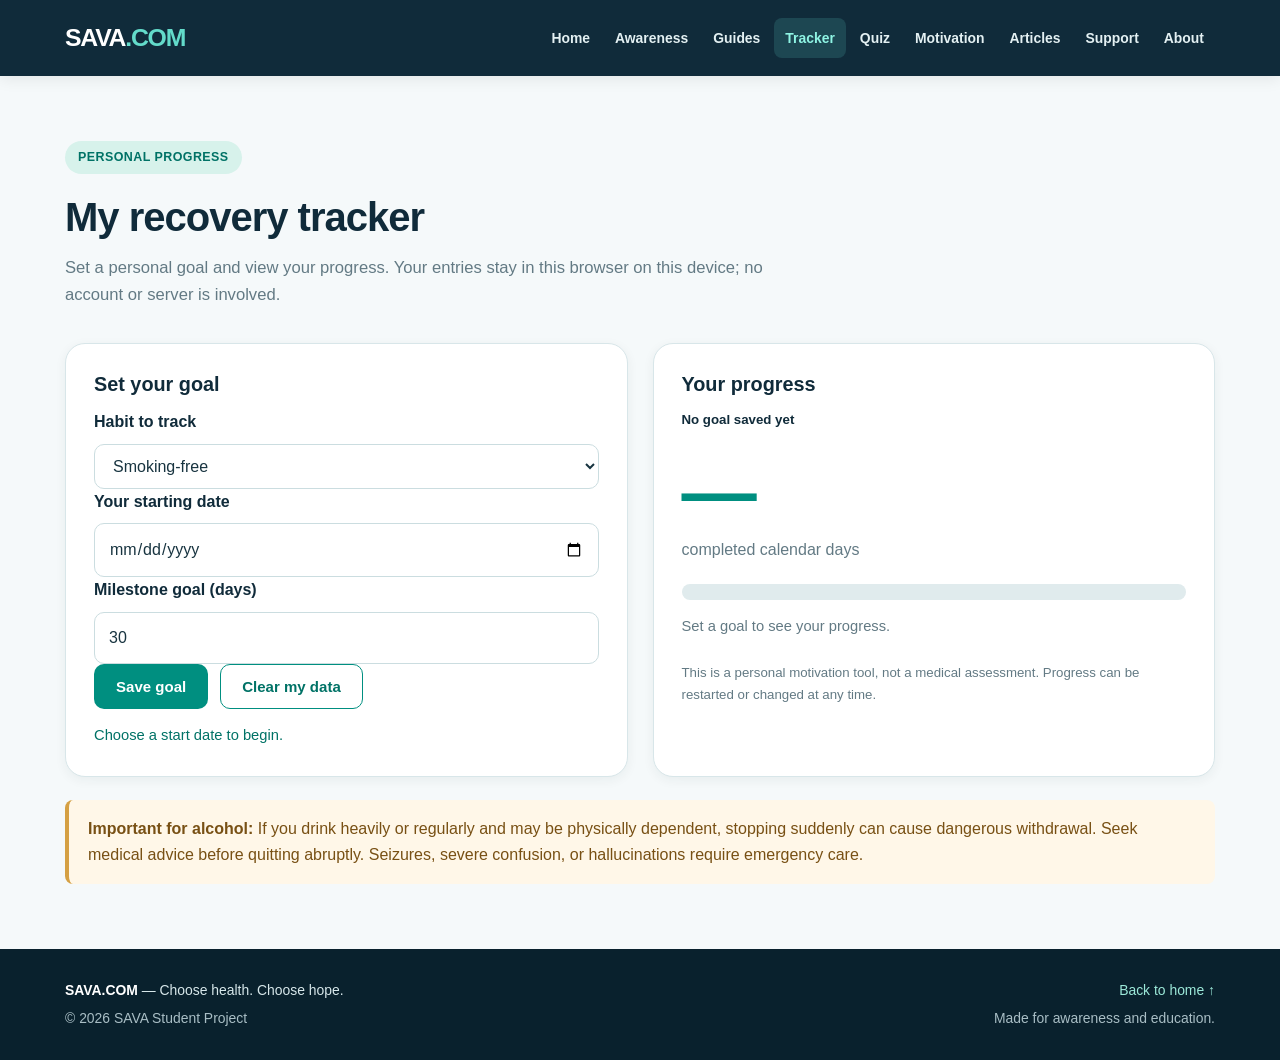
<file: tracker.html>
<!DOCTYPE html>
<html lang="en">
<head>
  <meta charset="UTF-8">
  <meta name="viewport" content="width=device-width, initial-scale=1">
  <meta name="theme-color" content="#102b3a">
  <title>SAVA.COM | Recovery Tracker</title>
  <link rel="stylesheet" href="style.css">
  <script src="script.js" defer></script>
</head>
<body>

<a class="skip" href="#main">Skip to content</a>

<header>
  <div class="container navrow">
    <a class="logo" href="index.html">SAVA<span>.COM</span></a>
    <button class="menu" id="menuBtn"
            aria-controls="navlinks" aria-expanded="false">☰ Menu</button>

    <nav class="navlinks" id="navlinks" aria-label="Main navigation">
      <a href="index.html">Home</a>
      <a href="awareness.html">Awareness</a>
      <a href="guides.html">Guides</a>
      <a href="tracker.html" aria-current="page">Tracker</a>
      <a href="quiz.html">Quiz</a>
      <a href="motivation.html">Motivation</a>
      <a href="support.html">Support</a>
      <a href="about.html">About</a>
    </nav>
  </div>
</header>

<main id="main">

  <section id="tracker" class="soft">
    <div class="container">

      <div class="section-head">
        <span class="tag">Personal progress</span>
        <h2>My recovery tracker</h2>
        <p>
          Set a personal goal and view your progress.
          Your entries stay in this browser on this device;
          no account or server is involved.
        </p>
      </div>

      <div class="tracker-layout">

        <div class="card">
          <h3>Set your goal</h3>

          <label for="habit">Habit to track</label>
          <select id="habit">
            <option value="smoking">Smoking-free</option>
            <option value="vaping">Vaping-free</option>
            <option value="alcohol">Alcohol-free</option>
          </select>

          <label for="startDate">Your starting date</label>
          <input type="date" id="startDate">

          <label for="goalDays">Milestone goal (days)</label>
          <input type="number" id="goalDays"
                 min="1" max="3650" value="30">

          <div class="actions">
            <button class="btn primary" id="saveTracker">
              Save goal
            </button>

            <button class="btn outline" id="clearTracker">
              Clear my data
            </button>
          </div>

          <p id="trackerMessage" class="status" role="status">
            Choose a start date to begin.
          </p>
        </div>

        <div class="card">
          <h3>Your progress</h3>

          <p id="habitLabel" class="muted tiny">
            No goal saved yet
          </p>

          <div class="metric" id="daysCount">—</div>

          <p class="muted">completed calendar days</p>

          <div class="progress" id="progressBar"
               role="progressbar"
               aria-label="Progress toward goal"
               aria-valuemin="0"
               aria-valuemax="100"
               aria-valuenow="0">
            <div id="progressFill"></div>
          </div>

          <p id="progressText" class="status">
            Set a goal to see your progress.
          </p>

          <div class="milestones" id="milestones"
               aria-label="Milestones">
          </div>

          <p class="tiny muted">
            This is a personal motivation tool,
            not a medical assessment. Progress can be
            restarted or changed at any time.
          </p>
        </div>

      </div>

      <div class="notice tracker-notice">
        <strong>Important for alcohol:</strong>
        If you drink heavily or regularly and may be physically
        dependent, stopping suddenly can cause dangerous withdrawal.
        Seek medical advice before quitting abruptly. Seizures,
        severe confusion, or hallucinations require emergency care.
      </div>

    </div>
  </section>

</main>

<footer>
  <div class="container footerrow">
    <div>
      <strong>SAVA.COM</strong> — Choose health. Choose hope.
      <div>© <span id="year"></span> SAVA Student Project</div>
    </div>
    <div>
      <a href="index.html">Back to home ↑</a>
      <div>Made for awareness and education.</div>
    </div>
  </div>
</footer>

</body>
</html>
</file>
<file: style.css>
/* ===================================================
   SAVA.COM — COMPLETE SHARED STYLESHEET
   Navy & Teal Design System
   Public Pages + Admin Dashboard
   =================================================== */

/* ===== COLORS AND DESIGN TOKENS ===== */

:root {
  --navy: #102b3a;
  --navy-dark: #09212d;
  --navy-light: #1d4556;
  --teal: #008f80;
  --teal-dark: #007266;
  --teal-light: #d7f2eb;
  --mint: #e8f7f3;
  --white: #ffffff;
  --background: #f5f9fa;
  --surface: #ffffff;
  --text: #183440;
  --muted: #637a84;
  --border: #d8e6e9;
  --success: #16845c;
  --danger: #c83f4b;
  --warning: #a46a15;
  --shadow-sm: 0 3px 12px rgba(16,43,58,.06);
  --shadow-md: 0 12px 35px rgba(16,43,58,.09);
  --shadow-lg: 0 20px 55px rgba(16,43,58,.13);
  --radius-sm: 9px;
  --radius-md: 14px;
  --radius-lg: 20px;
  --radius-xl: 26px;
  --container: 1150px;
  --transition: 180ms ease;
}

/* ===== GLOBAL ===== */

*,
*::before,
*::after {
  box-sizing: border-box;
}

html {
  scroll-behavior: smooth;
  scroll-padding-top: 95px;
}

body {
  margin: 0;
  min-height: 100vh;
  display: flex;
  flex-direction: column;
  font-family: "Segoe UI", Inter, Arial, sans-serif;
  font-size: 16px;
  line-height: 1.65;
  color: var(--text);
  background: var(--background);
  -webkit-font-smoothing: antialiased;
}

main { flex: 1; }

img, video, svg { max-width: 100%; }
img { display: block; height: auto; }

button, input, textarea, select {
  font: inherit;
}

button { cursor: pointer; }

a {
  color: var(--teal-dark);
  text-decoration: none;
  transition: color var(--transition),
              background var(--transition);
}

a:hover { color: var(--navy); }

a:focus-visible,
button:focus-visible,
input:focus-visible,
textarea:focus-visible,
select:focus-visible {
  outline: 3px solid rgba(0,143,128,.4);
  outline-offset: 3px;
}

h1,h2,h3,h4,h5,h6 {
  color: var(--navy);
  line-height: 1.25;
  margin-top: 0;
}

h1 {
  font-size: clamp(2.1rem,5vw,3.7rem);
  letter-spacing: -.035em;
}

h2 {
  font-size: clamp(1.7rem,3.5vw,2.5rem);
  letter-spacing: -.025em;
}

h3 { font-size: 1.24rem; }

p {
  margin-top: 0;
  margin-bottom: 1rem;
}

ul,ol { padding-left: 1.5rem; }
li { margin-bottom: .45rem; }

hr {
  border: 0;
  border-top: 1px solid var(--border);
  margin: 24px 0;
}

.hidden { display: none !important; }
.muted { color: var(--muted); }
.tiny { font-size: .83rem; }
.small { font-size: .88rem; }

.container {
  width: min(var(--container),calc(100% - 40px));
  margin-inline: auto;
}

section { padding: 65px 0; }

.skip {
  position: absolute;
  top: -100px;
  left: 12px;
  z-index: 2000;
  padding: 12px 18px;
  background: var(--white);
  color: var(--navy);
  border-radius: var(--radius-sm);
}

.skip:focus { top: 12px; }

/* ===== PUBLIC NAVIGATION ===== */

header {
  position: sticky;
  top: 0;
  z-index: 100;
  background: var(--navy);
  box-shadow: 0 3px 15px rgba(0,0,0,.08);
}

.navrow {
  min-height: 76px;
  display: flex;
  align-items: center;
  justify-content: space-between;
  gap: 20px;
}

.logo,.brand {
  display: inline-flex;
  align-items: center;
  white-space: nowrap;
  font-size: 1.55rem;
  font-weight: 850;
  letter-spacing: -.05em;
  color: var(--white);
}

.logo span,.brand span { color: #63dbca; }
.logo:hover,.brand:hover { color: var(--white); }

.navlinks {
  display: flex;
  align-items: center;
  justify-content: flex-end;
  flex-wrap: wrap;
  gap: 3px;
}

.navlinks a {
  display: inline-flex;
  align-items: center;
  justify-content: center;
  padding: 9px 11px;
  border-radius: 8px;
  color: #e3f0f2;
  font-size: .87rem;
  font-weight: 600;
  white-space: nowrap;
}

.navlinks a:hover,
.navlinks a[aria-current="page"],
.navlinks a.active {
  background: rgba(99,219,202,.16);
  color: #8ff5e4;
}

.menu {
  display: none;
  background: transparent;
  border: 1px solid rgba(255,255,255,.35);
  border-radius: 9px;
  padding: 9px 15px;
  color: var(--white);
  font-weight: 600;
}

/* ===== BUTTONS ===== */

.btn {
  display: inline-flex;
  align-items: center;
  justify-content: center;
  gap: 8px;
  min-height: 45px;
  padding: 11px 21px;
  border: 1px solid transparent;
  border-radius: 10px;
  font-weight: 700;
  font-size: .94rem;
  line-height: 1.4;
  text-align: center;
  text-decoration: none;
  transition:
    background var(--transition),
    color var(--transition),
    border-color var(--transition),
    transform var(--transition);
}

.btn:hover { transform: translateY(-1px); }

.btn.primary,.btn-primary {
  background: var(--teal);
  color: var(--white);
}

.btn.primary:hover,.btn-primary:hover {
  background: var(--teal-dark);
  color: var(--white);
}

.btn.outline,.btn-outline {
  background: transparent;
  color: var(--teal-dark);
  border-color: var(--teal);
}

.btn.outline:hover,.btn-outline:hover {
  background: var(--mint);
  color: var(--teal-dark);
}

.btn.secondary {
  background: var(--navy);
  color: var(--white);
}

.btn.secondary:hover {
  background: var(--navy-light);
  color: var(--white);
}

.btn.small {
  min-height: 38px;
  padding: 8px 14px;
  font-size: .85rem;
}

.btn:disabled,button:disabled {
  opacity: .55;
  cursor: not-allowed;
  transform: none;
}

.actions,.button-row {
  display: flex;
  flex-wrap: wrap;
  align-items: center;
  gap: 12px;
}

.danger-button {
  background: #fff2f2;
  color: var(--danger);
  border: 1px solid #eec9cd;
  border-radius: 9px;
  padding: 9px 14px;
  font-weight: 700;
}

/* ===== CARDS AND SECTIONS ===== */

.card {
  background: var(--surface);
  border: 1px solid var(--border);
  border-radius: var(--radius-lg);
  padding: 28px;
  box-shadow: var(--shadow-sm);
}

.card h2,.card h3 { margin-bottom: 13px; }
.card p:last-child { margin-bottom: 0; }

.grid,.cards,.card-grid {
  display: grid;
  grid-template-columns: repeat(3,minmax(0,1fr));
  gap: 20px;
}

.grid.two,.cards.two {
  grid-template-columns: repeat(2,minmax(0,1fr));
}

.card-icon {
  width: 56px;
  height: 56px;
  display: flex;
  align-items: center;
  justify-content: center;
  background: var(--mint);
  color: var(--teal);
  border-radius: var(--radius-md);
  font-size: 1.6rem;
  margin-bottom: 20px;
}

.tag,.eyebrow {
  display: inline-flex;
  align-items: center;
  padding: 6px 13px;
  margin-bottom: 18px;
  background: var(--teal-light);
  color: var(--teal-dark);
  border-radius: 50px;
  font-size: .78rem;
  font-weight: 800;
  letter-spacing: .035em;
  text-transform: uppercase;
}

.section-head {
  max-width: 730px;
  margin-bottom: 34px;
}

.section-head h2 { margin-bottom: 12px; }
.section-head p {
  color: var(--muted);
  font-size: 1.04rem;
}

/* ===== HOME PAGE ===== */

.hero {
  position: relative;
  overflow: hidden;
  background:
    radial-gradient(circle at 85% 10%,
      rgba(82,205,188,.2),transparent 35%),
    linear-gradient(140deg,var(--navy),#154456);
  color: var(--white);
  padding: 95px 0;
}

.hero h1 {
  max-width: 760px;
  color: var(--white);
}

.hero p {
  max-width: 660px;
  color: #d9e9eb;
  font-size: 1.12rem;
}

.hero .tag {
  background: rgba(99,219,202,.15);
  color: #a3f6e8;
}

.hero .btn.outline {
  border-color: #9ce9db;
  color: var(--white);
}

.hero .btn.outline:hover {
  background: rgba(255,255,255,.12);
}

.hero-content { position: relative; z-index: 1; }

.hero-actions {
  display: flex;
  flex-wrap: wrap;
  gap: 12px;
  margin-top: 25px;
}

.highlight { color: #8ff5e4; }

.feature-section { background: var(--background); }

.feature-card {
  display: flex;
  flex-direction: column;
  gap: 12px;
}

.feature-card .btn {
  align-self: flex-start;
  margin-top: auto;
}

/* ===== PAGE HEADERS ===== */

.page-hero,.page-header {
  padding: 70px 0;
  background: linear-gradient(145deg,var(--navy),#174959);
  color: var(--white);
}

.page-hero h1,.page-header h1 { color: var(--white); }

.page-hero p,.page-header p {
  max-width: 750px;
  color: #dae8ec;
  font-size: 1.07rem;
}

/* ===== AWARENESS ===== */

.awareness-grid,.health-steps {
  display: grid;
  grid-template-columns: repeat(3,minmax(0,1fr));
  gap: 20px;
}

.awareness-card { height: 100%; }
.awareness-card h3 { margin-bottom: 12px; }

.health-step {
  background: var(--white);
  border: 1px solid var(--border);
  border-radius: var(--radius-md);
  padding: 24px;
}

.step-number {
  width: 42px;
  height: 42px;
  display: flex;
  align-items: center;
  justify-content: center;
  background: var(--teal);
  color: var(--white);
  border-radius: 50%;
  font-weight: 800;
  margin-bottom: 15px;
}

/* ===== RECOVERY GUIDES ===== */

.guide-tabs,.tabs {
  display: flex;
  flex-wrap: wrap;
  gap: 10px;
  margin-bottom: 24px;
}

.guide-tabs button,
.tabs button,
[data-guide] {
  background: var(--white);
  color: var(--navy);
  border: 1px solid var(--border);
  border-radius: 12px;
  padding: 11px 19px;
  font-weight: 700;
}

.guide-tabs button[aria-selected="true"],
.tabs button[aria-selected="true"],
[data-guide][aria-selected="true"] {
  background: var(--teal);
  border-color: var(--teal);
  color: var(--white);
}

#guide-panel,.guide-panel {
  padding: 30px;
  border: 1px solid var(--border);
  border-radius: var(--radius-lg);
  background: var(--white);
  box-shadow: var(--shadow-sm);
}

#guide-panel ol { margin: 20px 0; }
#guide-panel li { padding-left: 5px; margin-bottom: 13px; }

.notice {
  background: #fff7e8;
  color: #785014;
  border-left: 4px solid #d5a043;
  border-radius: 8px;
  padding: 16px 19px;
  margin-top: 23px;
}

/* ===== FORMS ===== */

label {
  display: block;
  margin-bottom: 8px;
  font-weight: 650;
  color: var(--navy);
}

input[type="text"],
input[type="email"],
input[type="password"],
input[type="search"],
input[type="number"],
input[type="date"],
select,
textarea {
  width: 100%;
  display: block;
  padding: 12px 14px;
  background: var(--white);
  color: var(--text);
  border: 1px solid #cbdde0;
  border-radius: 10px;
  outline: none;
  transition:
    border-color var(--transition),
    box-shadow var(--transition);
}

input:focus,select:focus,textarea:focus {
  border-color: var(--teal);
  box-shadow: 0 0 0 3px rgba(0,143,128,.11);
}

input::placeholder,textarea::placeholder {
  color: #8398a1;
}

textarea {
  resize: vertical;
  min-height: 110px;
}

input[type="checkbox"],
input[type="radio"] {
  accent-color: var(--teal);
}

input[type="file"] {
  width: 100%;
  max-width: 100%;
  padding: 12px;
  border: 1px dashed #b9d5d8;
  border-radius: 10px;
  background: var(--background);
}

input[type="file"]::file-selector-button {
  padding: 9px 14px;
  margin-right: 12px;
  background: var(--teal);
  color: var(--white);
  border: 0;
  border-radius: 8px;
  font-weight: 700;
  cursor: pointer;
}

form label + input,
form label + select,
form label + textarea {
  margin-bottom: 19px;
}

.status {
  margin-top: 14px;
  color: var(--teal-dark);
  font-size: .92rem;
  overflow-wrap: anywhere;
}

.form-grid {
  display: grid;
  grid-template-columns: repeat(2,minmax(0,1fr));
  gap: 18px;
}

/* ===== TRACKER ===== */

.tracker-layout {
  display: grid;
  grid-template-columns: 1fr 1fr;
  gap: 25px;
}

.tracker-card,.tracker-result {
  padding: 28px;
  border: 1px solid var(--border);
  border-radius: var(--radius-lg);
  background: var(--white);
}

#daysCount {
  font-size: clamp(3rem,7vw,4.7rem);
  font-weight: 850;
  color: var(--teal);
  line-height: 1.2;
}

#habitLabel { color: var(--navy); font-weight: 700; }

#progressBar {
  height: 16px;
  overflow: hidden;
  background: #e0ebed;
  border-radius: 50px;
  margin: 20px 0 10px;
}

#progressFill {
  width: 0;
  height: 100%;
  background: linear-gradient(90deg,var(--teal),#47c7ac);
  border-radius: inherit;
  transition: width 350ms ease;
}

#progressText { color: var(--muted); font-size: .92rem; }

#milestones {
  display: flex;
  flex-wrap: wrap;
  gap: 9px;
  margin-top: 24px;
}

.milestone {
  padding: 7px 12px;
  background: #eef3f5;
  color: var(--muted);
  border: 1px solid var(--border);
  border-radius: 50px;
  font-size: .83rem;
  font-weight: 700;
}

.milestone.earned {
  background: var(--mint);
  border-color: #b9dfd5;
  color: var(--success);
}

/* ===== QUIZ ===== */

.quiz-wrap { max-width: 850px; margin: 0 auto; }

.quiz-question {
  margin: 0 0 20px;
  padding: 24px;
  background: var(--white);
  border: 1px solid var(--border);
  border-radius: var(--radius-md);
}

.quiz-question legend {
  padding: 0 8px;
  font-size: 1.04rem;
  font-weight: 750;
  color: var(--navy);
}

.quiz-question label {
  display: flex;
  align-items: flex-start;
  gap: 11px;
  margin-top: 11px;
  margin-bottom: 0;
  padding: 12px 15px;
  border: 1px solid var(--border);
  border-radius: 10px;
  background: var(--background);
  font-weight: 500;
  cursor: pointer;
}

.quiz-question label:hover { background: var(--mint); }
.quiz-question input[type="radio"] { margin-top: 6px; }

#quizResult { margin-top: 25px; }

#quizResult:not(:empty) {
  padding: 25px;
  background: var(--mint);
  border: 1px solid #b9e2d8;
  border-radius: var(--radius-lg);
}

#quizResult h3 { color: var(--teal-dark); }

#quizResult p {
  padding-bottom: 12px;
  border-bottom: 1px solid #cfebe4;
}

#quizResult p:last-child { border-bottom: 0; }

/* ===== MOTIVATION ===== */

.motivation-card,.quote-card {
  max-width: 850px;
  margin: 0 auto;
  padding: 40px;
  border-radius: var(--radius-xl);
  background: linear-gradient(145deg,var(--navy),#1b5360);
  color: var(--white);
  text-align: center;
}

.motivation-card h2,.quote-card h2 {
  color: var(--white);
}

#quoteText {
  font-size: clamp(1.3rem,3vw,2rem);
  line-height: 1.5;
  color: var(--white);
  font-weight: 600;
  margin: 25px auto;
}

#nextQuote {
  background: var(--white);
  color: var(--navy);
  border: 0;
  border-radius: 10px;
  padding: 12px 20px;
  font-weight: 700;
}

.breathing-card {
  max-width: 850px;
  padding: 30px;
  margin: 25px auto 0;
  border: 1px solid var(--border);
  border-radius: var(--radius-lg);
  background: var(--white);
}

.breathing-circle {
  width: 170px;
  height: 170px;
  display: flex;
  align-items: center;
  justify-content: center;
  margin: 20px auto;
  border-radius: 50%;
  background: var(--mint);
  border: 8px solid #c8eee4;
  color: var(--teal-dark);
  font-weight: 750;
}

/* ===== SUPPORT AND ABOUT ===== */

.support-grid,.member-list {
  display: grid;
  grid-template-columns: repeat(2,minmax(0,1fr));
  gap: 20px;
}

.support-card,.member {
  background: var(--white);
  border: 1px solid var(--border);
  border-radius: var(--radius-lg);
  padding: 24px;
}

.about-content { max-width: 850px; margin: 0 auto; }

/* ===== PUBLIC ARTICLES ===== */

.article-hero {
  padding: 85px 0 80px;
  background: linear-gradient(135deg,var(--navy),#175363);
  color: var(--white);
}

.article-hero h1 { color: var(--white); }

.article-hero p {
  max-width: 720px;
  font-size: 1.11rem;
  color: #dfedef;
}

.article-hero .tag {
  background: rgba(127,238,218,.16);
  color: #9ef6e8;
}

#articleDirectory { min-height: 420px; }

#articleSearch {
  max-width: 570px;
  padding: 14px 18px;
  margin-bottom: 13px;
}

#articleStatus { margin-bottom: 28px; }

.article-grid {
  display: grid;
  grid-template-columns: repeat(3,minmax(0,1fr));
  gap: 24px;
}

.article-tile {
  display: flex;
  flex-direction: column;
  min-width: 0;
  overflow: hidden;
  background: var(--white);
  border: 1px solid var(--border);
  border-radius: var(--radius-lg);
  box-shadow: var(--shadow-sm);
  transition: transform var(--transition),
              box-shadow var(--transition);
}

.article-tile:hover {
  transform: translateY(-4px);
  box-shadow: var(--shadow-md);
}

.article-tile > img {
  width: 100%;
  height: 205px;
  object-fit: cover;
  background: var(--mint);
}

.article-tile-content {
  display: flex;
  flex-direction: column;
  align-items: flex-start;
  flex: 1;
  gap: 10px;
  padding: 24px;
}

.article-date {
  font-size: .79rem;
  font-weight: 700;
  color: var(--teal-dark);
}

.article-tile h3 {
  font-size: 1.24rem;
  margin: 0;
  overflow-wrap: anywhere;
}

.article-tile p {
  flex: 1;
  margin: 0 0 10px;
  color: var(--muted);
  font-size: .92rem;
  overflow-wrap: anywhere;
}

.article-tile .btn { margin-top: auto; }

.article-tile .article-author {
  flex: none;
  font-weight: 700;
  color: var(--teal-dark);
}

.article-detail {
  min-height: 550px;
  padding: 35px 0 85px;
}

.article-detail > .container { max-width: 950px; }
#backArticles { margin-bottom: 35px; }

.article-body {
  padding: 45px;
  background: var(--white);
  border: 1px solid var(--border);
  border-radius: var(--radius-xl);
  box-shadow: var(--shadow-sm);
}

.article-body h1 {
  margin: 14px 0 28px;
  font-size: clamp(2rem,4vw,3.1rem);
  overflow-wrap: anywhere;
}

.article-body > img {
  width: 100%;
  max-height: 510px;
  object-fit: cover;
  margin: 0 0 35px;
  border-radius: var(--radius-lg);
}

.article-prose {
  font-size: 1.045rem;
  line-height: 1.95;
  white-space: pre-wrap;
  overflow-wrap: anywhere;
}

.article-author {
  font-weight: 700;
  color: var(--teal-dark);
}

/* ===== PUBLIC COMMENTS ===== */

.article-comments { margin-top: 40px; }

.article-comments > .muted {
  max-width: 730px;
  margin-bottom: 25px;
}

#commentsList {
  display: flex;
  flex-direction: column;
  gap: 14px;
  margin-bottom: 30px;
}

.comment-item {
  padding: 22px 25px;
  background: var(--white);
  border: 1px solid var(--border);
  border-radius: var(--radius-md);
}

.comment-item strong { display: block; color: var(--navy); }

.comment-item time {
  display: block;
  margin: 4px 0 12px;
  font-size: .8rem;
  color: var(--muted);
}

.comment-item p {
  margin: 0;
  white-space: pre-wrap;
  overflow-wrap: anywhere;
}

#commentForm {
  max-width: 750px;
  margin-top: 28px;
  padding: 30px;
}

#commentForm textarea { min-height: 145px; }
#commentForm .btn { margin-top: 12px; }

/* ===== PUBLIC FOOTER ===== */

footer {
  background: var(--navy-dark);
  color: #d7e7ea;
  padding: 30px 0;
  margin-top: auto;
  font-size: .87rem;
}

footer strong { color: var(--white); }
footer a { color: #9ce9d9; }
footer a:hover { color: var(--white); }

.footerrow {
  display: flex;
  justify-content: space-between;
  align-items: flex-start;
  gap: 22px;
}

.footerrow > div:last-child { text-align: right; }

.footerrow > div > div {
  margin-top: 5px;
  color: #a9bec5;
}

/* ===================================================
   NEW SAVA ADMIN DASHBOARD
   =================================================== */

/* ===== ADMIN PAGE BASE ===== */

.admin-page {
  background: #f3f6f8;
  min-height: 100vh;
}

.admin-page section {
  scroll-margin-top: 18px;
}

.admin-page #adminDashboard {
  padding: 0;
}

.admin-page .admin-app {
  display: flex;
  align-items: stretch;
  flex: 1;
  width: 100%;
  min-height: 100vh;
  background: #f3f6f8;
}

/* ===== LOGIN PAGE ===== */

.admin-page .admin-login {
  display: flex;
  align-items: center;
  justify-content: center;
  min-height: 100vh;
  padding: 50px 0;
  background:
    radial-gradient(circle at 10% 15%,
      rgba(0,143,128,.13),transparent 40%),
    radial-gradient(circle at 90% 90%,
      rgba(16,43,58,.07),transparent 45%),
    #f3f6f8;
}

.admin-login-card {
  width: 100%;
  max-width: 465px;
  margin: auto;
  padding: 40px;
  border-radius: 24px;
  box-shadow: var(--shadow-lg);
}

.admin-login-brand {
  display: flex;
  align-items: center;
  gap: 12px;
  margin-bottom: 36px;
}

.admin-login-brand strong {
  display: block;
  color: var(--navy);
  font-size: 1.18rem;
  letter-spacing: -.04em;
}

.admin-login-brand span {
  display: block;
  font-size: .8rem;
  color: var(--muted);
}

.admin-brand-mark {
  width: 43px;
  height: 43px;
  display: flex;
  align-items: center;
  justify-content: center;
  flex-shrink: 0;
  border-radius: 13px;
  background: var(--teal);
  color: var(--white);
  font-size: 1.35rem;
  font-weight: 900;
}

.admin-login-card h1 {
  font-size: 2rem;
  margin-bottom: 12px;
}

.admin-login-card > p.muted {
  margin-bottom: 29px;
}

#adminLoginForm label { margin-bottom: 8px; }

#adminLoginForm input {
  margin-bottom: 20px;
  min-height: 47px;
}

.admin-submit {
  width: 100%;
  margin-top: 5px;
}

#loginStatus { margin-top: 18px; }

.admin-login-bottom {
  display: flex;
  flex-wrap: wrap;
  justify-content: space-between;
  gap: 12px;
  margin-top: 29px;
  padding-top: 20px;
  border-top: 1px solid var(--border);
  font-size: .8rem;
}

.admin-login-bottom span { color: var(--muted); }

/* ===== SIDEBAR ===== */

.admin-sidebar {
  position: sticky;
  top: 0;
  align-self: flex-start;
  display: flex;
  flex-direction: column;
  width: 255px;
  height: 100vh;
  flex-shrink: 0;
  background: var(--navy);
  color: #e6f3f3;
  padding: 26px 16px 20px;
  overflow-y: auto;
}

.admin-sidebar-brand {
  display: flex;
  align-items: center;
  gap: 11px;
  padding: 0 8px 25px;
  margin-bottom: 15px;
  border-bottom: 1px solid rgba(255,255,255,.12);
}

.admin-sidebar-brand strong {
  display: block;
  color: var(--white);
  font-size: 1.14rem;
  letter-spacing: -.045em;
}

.admin-sidebar-brand span {
  display: block;
  color: #b6d1d5;
  font-size: .74rem;
}

.admin-sidebar-label {
  margin: 18px 13px 9px;
  color: #91adb7;
  font-size: .67rem;
  font-weight: 800;
  letter-spacing: .1em;
}

.admin-side-nav {
  display: flex;
  flex-direction: column;
  gap: 4px;
}

.admin-nav-link {
  display: flex;
  align-items: center;
  gap: 12px;
  min-height: 44px;
  padding: 11px 14px;
  border-radius: 10px;
  color: #d2e3e7;
  font-size: .87rem;
  font-weight: 650;
  transition: background .2s ease,color .2s ease;
}

.admin-nav-link:hover,
.admin-nav-link:focus-visible {
  background: rgba(118,219,205,.15);
  color: var(--white);
}

.admin-nav-link:first-child {
  background: rgba(0,143,128,.22);
  color: #a6f6e7;
}

.admin-nav-icon {
  width: 22px;
  text-align: center;
  font-size: 1.25rem;
  font-weight: 800;
  line-height: 1;
  color: #8fddd1;
}

.admin-sidebar-bottom {
  margin-top: auto;
  padding-top: 30px;
}

.admin-sidebar-info {
  display: flex;
  align-items: center;
  gap: 10px;
  padding: 16px 10px;
  border-top: 1px solid rgba(255,255,255,.12);
}

.admin-sidebar-info strong {
  display: block;
  color: var(--white);
  font-size: .79rem;
}

.admin-sidebar-info span {
  display: block;
  color: #abc6cc;
  font-size: .7rem;
}

.admin-status-dot {
  width: 9px;
  height: 9px;
  flex-shrink: 0;
  border-radius: 50%;
  background: #69dec5;
}

.admin-sidebar-logout {
  display: flex;
  align-items: center;
  gap: 12px;
  width: 100%;
  padding: 12px 14px;
  margin-top: 7px;
  border: 1px solid rgba(255,255,255,.12);
  border-radius: 10px;
  background: rgba(255,255,255,.06);
  color: var(--white);
  font-size: .9rem;
  font-weight: 700;
  text-align: left;
}

.admin-sidebar-logout:hover {
  background: rgba(255,255,255,.13);
}

.admin-sidebar-logout span {
  font-size: 1.3rem;
}

/* ===== MAIN AREA ===== */

.admin-main {
  min-width: 0;
  width: 100%;
  flex: 1;
  background: #f3f6f8;
}

.admin-topbar {
  position: sticky;
  top: 0;
  z-index: 50;
  display: flex;
  align-items: center;
  justify-content: space-between;
  gap: 20px;
  min-height: 80px;
  padding: 13px 34px;
  background: var(--white);
  border-bottom: 1px solid var(--border);
}

.admin-topbar-caption {
  display: block;
  margin-bottom: 2px;
  color: var(--muted);
  font-size: .73rem;
}

.admin-topbar strong {
  color: var(--navy);
  font-size: .92rem;
}

.admin-topbar-actions {
  display: flex;
  align-items: center;
  gap: 15px;
}

.admin-topbar-actions .btn {
  min-height: 37px;
  padding: 8px 14px;
  font-size: .8rem;
}

.admin-avatar {
  width: 39px;
  height: 39px;
  display: flex;
  align-items: center;
  justify-content: center;
  border-radius: 50%;
  background: var(--teal-light);
  color: var(--teal-dark);
  font-weight: 850;
}

.admin-content {
  width: 100%;
  max-width: 1550px;
  margin: 0 auto;
  padding: 0 34px;
}

.admin-page .admin-section {
  padding: 43px 0 63px;
  border-bottom: 1px solid #dce6e8;
  scroll-margin-top: 90px;
}

.admin-page .admin-section:last-of-type {
  border-bottom: 0;
}

/* ===== HEADINGS ===== */

.admin-page-heading {
  display: flex;
  align-items: center;
  justify-content: space-between;
  flex-wrap: wrap;
  gap: 20px;
  margin-bottom: 29px;
}

.admin-overline {
  display: block;
  margin-bottom: 9px;
  color: var(--teal-dark);
  font-size: .71rem;
  font-weight: 850;
  letter-spacing: .105em;
}

.admin-page-heading h1,
.admin-page-heading h2 {
  margin: 0 0 8px;
  font-size: clamp(1.8rem,3vw,2.4rem);
  letter-spacing: -.035em;
}

.admin-page-heading p {
  max-width: 680px;
  margin-bottom: 0;
  color: var(--muted);
  font-size: .93rem;
}

/* ===== OVERVIEW CARDS ===== */

.admin-overview-grid {
  display: grid;
  grid-template-columns: repeat(4,minmax(0,1fr));
  gap: 16px;
}

.admin-overview-card {
  min-width: 0;
  display: flex;
  flex-direction: column;
  align-items: flex-start;
  gap: 9px;
  padding: 23px;
  background: var(--white);
  border: 1px solid var(--border);
  border-radius: 16px;
  box-shadow: var(--shadow-sm);
  color: var(--text);
  transition:
    transform var(--transition),
    border-color var(--transition),
    box-shadow var(--transition);
}

.admin-overview-card:hover {
  transform: translateY(-3px);
  border-color: #a4d8d0;
  box-shadow: var(--shadow-md);
}

.admin-overview-icon {
  width: 45px;
  height: 45px;
  display: flex;
  align-items: center;
  justify-content: center;
  margin-bottom: 7px;
  background: var(--mint);
  color: var(--teal-dark);
  border-radius: 12px;
  font-size: 1.45rem;
  font-weight: 800;
}

.admin-overview-card > span {
  color: var(--muted);
  font-size: .68rem;
  font-weight: 850;
  letter-spacing: .08em;
}

.admin-overview-card h3 {
  margin: 0;
  font-size: 1.08rem;
}

.admin-overview-card p {
  flex: 1;
  margin: 0;
  color: var(--muted);
  font-size: .84rem;
}

.admin-overview-card > strong {
  margin-top: 10px;
  color: var(--teal-dark);
  font-size: .81rem;
}

/* ===== WELCOME PANEL ===== */

.admin-welcome-panel {
  position: relative;
  display: flex;
  align-items: center;
  justify-content: space-between;
  gap: 30px;
  overflow: hidden;
  padding: 34px;
  margin-top: 25px;
  background: linear-gradient(115deg,var(--navy),#195565);
  color: var(--white);
  border-radius: 18px;
}

.admin-welcome-panel > div:first-child {
  position: relative;
  z-index: 1;
  max-width: 700px;
}

.admin-welcome-panel .admin-overline {
  color: #93efde;
}

.admin-welcome-panel h2 {
  margin-bottom: 12px;
  color: var(--white);
  font-size: clamp(1.45rem,3vw,2rem);
}

.admin-welcome-panel p {
  max-width: 560px;
  margin-bottom: 20px;
  color: #d3e8e9;
  font-size: .91rem;
}

.admin-welcome-actions {
  display: flex;
  flex-wrap: wrap;
  gap: 10px;
}

.admin-welcome-panel .btn.outline {
  color: var(--white);
  border-color: #88d9ce;
}

.admin-welcome-panel .btn.outline:hover {
  background: rgba(255,255,255,.1);
}

.admin-welcome-symbol {
  width: 150px;
  height: 150px;
  flex-shrink: 0;
  display: flex;
  align-items: center;
  justify-content: center;
  border: 3px solid rgba(255,255,255,.17);
  border-radius: 35px;
  color: #b8f5e9;
  font-size: 6rem;
  font-weight: 900;
  transform: rotate(-10deg);
}

/* ===== QUICK LINKS ===== */

.admin-block-heading { margin-top: 36px; }
.admin-block-heading h2 { font-size: 1.25rem; margin: 0 0 5px; }
.admin-block-heading p { color: var(--muted); font-size: .87rem; }

.admin-quick-links {
  display: grid;
  grid-template-columns: repeat(3,minmax(0,1fr));
  gap: 14px;
  margin-top: 15px;
}

.admin-quick-links a {
  display: flex;
  align-items: center;
  gap: 11px;
  padding: 15px 17px;
  background: var(--white);
  border: 1px solid var(--border);
  border-radius: 12px;
  color: var(--navy);
  font-size: .86rem;
  font-weight: 700;
}

.admin-quick-links a:hover {
  border-color: #a4d8d0;
  background: var(--mint);
}

.admin-quick-links a > span {
  color: var(--teal);
  font-size: 1.3rem;
}

.admin-quick-links a > strong {
  margin-left: auto;
  color: var(--teal);
}

/* ===== ADMIN PANELS ===== */

.admin-panel {
  min-width: 0;
  padding: 27px;
  background: var(--white);
  border: 1px solid var(--border);
  border-radius: 17px;
  box-shadow: var(--shadow-sm);
}

.admin-panel-heading {
  display: flex;
  align-items: flex-start;
  justify-content: space-between;
  flex-wrap: wrap;
  gap: 12px;
  padding-bottom: 23px;
  margin-bottom: 24px;
  border-bottom: 1px solid var(--border);
}

.admin-panel-heading h3 {
  margin-bottom: 5px;
  font-size: 1.19rem;
}

.admin-panel-heading p {
  margin: 0;
  color: var(--muted);
  font-size: .84rem;
}

.admin-panel-label {
  display: inline-flex;
  padding: 5px 10px;
  border-radius: 6px;
  background: var(--mint);
  color: var(--teal-dark);
  font-size: .68rem;
  font-weight: 800;
  letter-spacing: .04em;
}

/* ===== EDITOR LAYOUT ===== */

.admin-editor-layout {
  display: grid;
  grid-template-columns: minmax(0,1.65fr) minmax(240px,.7fr);
  align-items: start;
  gap: 22px;
}

.admin-form-group { margin-bottom: 23px; }

.admin-form-group label {
  margin-bottom: 9px;
  font-size: .88rem;
}

.admin-form-group input:not([type="file"]),
.admin-form-group textarea {
  margin-bottom: 0;
  border-radius: 9px;
}

.admin-form-group textarea {
  min-height: 115px;
}

#articleBody {
  min-height: 290px;
  line-height: 1.8;
}

.admin-field-help {
  margin: 7px 0 0;
  color: var(--muted);
  font-size: .78rem;
}

.admin-upload-area {
  padding: 23px;
  border: 2px dashed #bfd9d9;
  border-radius: 13px;
  background: #f8fbfb;
  text-align: center;
}

.admin-upload-symbol {
  width: 43px;
  height: 43px;
  display: flex;
  align-items: center;
  justify-content: center;
  margin: 0 auto 12px;
  background: var(--mint);
  color: var(--teal);
  border-radius: 50%;
  font-size: 1.6rem;
  font-weight: 850;
}

.admin-upload-area strong {
  display: block;
  color: var(--navy);
  font-size: .9rem;
}

.admin-upload-area p {
  margin: 5px 0 15px;
  color: var(--muted);
  font-size: .78rem;
}

.admin-upload-area input[type="file"] {
  font-size: .8rem;
}

.image-preview {
  width: 100%;
  max-width: 390px;
  max-height: 290px;
  object-fit: cover;
  margin-top: 17px;
  border-radius: 12px;
  border: 1px solid var(--border);
}

.admin-publish-box {
  display: flex;
  align-items: center;
  justify-content: space-between;
  flex-wrap: wrap;
  gap: 15px;
  padding: 19px;
  margin: 25px 0;
  background: var(--mint);
  border: 1px solid #c6e7de;
  border-radius: 12px;
}

.admin-publish-box strong {
  color: var(--navy);
  font-size: .9rem;
}

.admin-publish-box p {
  margin: 4px 0 0;
  color: var(--muted);
  font-size: .78rem;
}

.admin-publish-label {
  display: flex;
  align-items: center;
  gap: 9px;
  margin: 0;
  font-size: .83rem;
  font-weight: 800;
  cursor: pointer;
}

.admin-publish-label input {
  width: 18px;
  height: 18px;
  margin: 0;
}

.admin-editor-actions {
  display: flex;
  flex-wrap: wrap;
  gap: 10px;
}

.admin-editor-help .admin-panel {
  padding: 23px;
}

.admin-editor-help h3 { margin-bottom: 20px; }

.admin-help-step {
  display: flex;
  align-items: flex-start;
  gap: 12px;
  margin-bottom: 20px;
}

.admin-help-step:last-child { margin-bottom: 0; }

.admin-help-step span {
  display: flex;
  align-items: center;
  justify-content: center;
  width: 32px;
  height: 32px;
  flex-shrink: 0;
  border-radius: 9px;
  background: var(--mint);
  color: var(--teal-dark);
  font-size: .75rem;
  font-weight: 850;
}

.admin-help-step p {
  margin: 4px 0 0;
  color: var(--muted);
  font-size: .83rem;
}

.admin-help-notice {
  padding: 21px;
  margin-top: 18px;
  background: #e8f7f3;
  border: 1px solid #c9e6df;
  border-radius: 13px;
}

.admin-help-notice strong {
  color: var(--teal-dark);
  font-size: .9rem;
}

.admin-help-notice p {
  margin: 8px 0 0;
  color: var(--text);
  font-size: .83rem;
}

/* ===== ADMIN ARTICLE & COMMENT RECORDS ===== */

.admin-record-list {
  display: flex;
  flex-direction: column;
  gap: 13px;
  min-height: 35px;
}

.admin-item {
  min-width: 0;
  padding: 20px;
  border: 1px solid var(--border);
  border-radius: 12px;
  background: #fafcfc;
}

.admin-item h3 {
  margin: 0 0 8px;
  font-size: 1rem;
  overflow-wrap: anywhere;
}

.admin-item p {
  margin-bottom: 7px;
  font-size: .84rem;
  color: var(--muted);
  white-space: pre-wrap;
  overflow-wrap: anywhere;
}

.admin-actions {
  display: flex;
  flex-wrap: wrap;
  gap: 8px;
  margin-top: 15px;
}

.admin-actions button {
  min-height: 37px;
  padding: 8px 13px;
  border: 1px solid #b9dcd7;
  border-radius: 8px;
  background: var(--white);
  color: var(--teal-dark);
  font-size: .82rem;
  font-weight: 750;
}

.admin-actions button:hover { background: var(--mint); }

.admin-actions .danger-button {
  background: #fff2f2;
  border-color: #ecc7ca;
  color: var(--danger);
}

.admin-actions .danger-button:hover {
  background: #fbdfe2;
}

/* ===== ADMIN FOOTER ===== */

.admin-page .admin-content-footer {
  display: flex;
  align-items: center;
  justify-content: space-between;
  flex-wrap: wrap;
  gap: 15px;
  padding: 26px 0;
  margin: 0;
  border-top: 1px solid var(--border);
  background: transparent;
  color: var(--muted);
  font-size: .8rem;
}

.admin-content-footer a { color: var(--teal-dark); }

/* ===================================================
   RESPONSIVE — PUBLIC SITE
   =================================================== */

@media (max-width: 1020px) {
  .navrow {
    flex-wrap: wrap;
    padding-top: 15px;
    padding-bottom: 15px;
  }

  .article-grid,
  .grid,.cards,.card-grid,
  .awareness-grid,.health-steps {
    grid-template-columns: repeat(2,minmax(0,1fr));
  }

  .admin-overview-grid {
    grid-template-columns: repeat(2,minmax(0,1fr));
  }

  .admin-editor-layout {
    grid-template-columns: 1fr;
  }

  .admin-editor-help {
    display: grid;
    grid-template-columns: repeat(2,minmax(0,1fr));
    gap: 16px;
  }

  .admin-editor-help .admin-help-notice {
    margin-top: 0;
  }
}

@media (max-width: 780px) {
  .container { width: calc(100% - 32px); }
  section { padding: 50px 0; }

  .navrow {
    min-height: 68px;
    flex-wrap: wrap;
    padding: 13px 0;
    gap: 12px;
  }

  .logo { font-size: 1.4rem; }
  .menu { display: inline-flex; }

  .navlinks {
    display: none;
    width: 100%;
    flex-direction: column;
    align-items: stretch;
    gap: 4px;
    padding: 12px 0 4px;
    border-top: 1px solid rgba(255,255,255,.14);
  }

  .navlinks.open { display: flex; }

  .navlinks a {
    width: 100%;
    justify-content: flex-start;
    padding: 12px 14px;
    font-size: .94rem;
  }

  .hero { padding: 75px 0; }
  .page-hero,.page-header,.article-hero { padding: 60px 0; }

  .tracker-layout { grid-template-columns: 1fr; }

  .article-grid {
    grid-template-columns: repeat(2,minmax(0,1fr));
    gap: 18px;
  }

  .article-body { padding: 30px; }

  .footerrow {
    flex-direction: column;
    gap: 15px;
  }

  .footerrow > div:last-child { text-align: left; }
}

/* ===================================================
   RESPONSIVE — ADMIN TABLET
   =================================================== */

@media (max-width: 1100px) {
  .admin-sidebar { width: 220px; }
  .admin-content { padding: 0 25px; }
  .admin-topbar { padding: 13px 25px; }
}

@media (max-width: 850px) {
  .admin-page .admin-app {
    display: block;
  }

  .admin-sidebar {
    position: relative;
    width: 100%;
    height: auto;
    padding: 17px 20px;
    overflow: visible;
  }

  .admin-sidebar-brand {
    margin-bottom: 12px;
    padding-bottom: 15px;
  }

  .admin-sidebar-label { display: none; }

  .admin-side-nav {
    flex-direction: row;
    flex-wrap: wrap;
    gap: 7px;
    margin: 9px 0;
  }

  .admin-nav-link {
    min-height: 38px;
    padding: 9px 12px;
    background: rgba(255,255,255,.06);
    font-size: .78rem;
  }

  .admin-nav-icon { font-size: 1rem; width: auto; }

  .admin-sidebar-bottom {
    margin-top: 12px;
    padding-top: 10px;
  }

  .admin-sidebar-info { display: none; }

  .admin-sidebar-logout {
    max-width: 170px;
  }

  .admin-page .admin-section {
    scroll-margin-top: 85px;
  }

  .admin-topbar {
    position: sticky;
    top: 0;
    min-height: 65px;
  }
}

/* ===================================================
   RESPONSIVE — MOBILE PHONES
   =================================================== */

@media (max-width: 520px) {
  body { font-size: 15px; }

  .container { width: calc(100% - 28px); }
  section { padding: 40px 0; }

  .hero { padding: 65px 0; }
  .hero h1 { font-size: 2.2rem; }

  .hero-actions,.actions,.button-row {
    flex-direction: column;
    align-items: stretch;
  }

  .grid,.grid.two,.cards,.cards.two,
  .card-grid,.awareness-grid,.health-steps,
  .support-grid,.member-list,.form-grid {
    grid-template-columns: 1fr;
  }

  .card,.tracker-card,.tracker-result { padding: 21px; }

  .guide-tabs,.tabs { flex-direction: column; }

  .guide-tabs button,.tabs button {
    width: 100%;
  }

  #guide-panel { padding: 23px; }
  .quiz-question { padding: 17px; }

  .motivation-card,.quote-card { padding: 28px 21px; }

  .article-hero { padding: 55px 0; }
  .article-hero h1 { font-size: 2.2rem; }
  .article-grid { grid-template-columns: 1fr; }
  .article-tile > img { height: 210px; }
  .article-tile-content { padding: 22px; }

  .article-detail { padding: 25px 0 60px; }

  .article-body {
    padding: 23px 19px;
    border-radius: var(--radius-md);
  }

  .article-body h1 { font-size: 2rem; }
  .comment-item { padding: 19px; }
  #commentForm { padding: 22px; }

  .admin-login-card { padding: 27px 22px; }
  .admin-login-card h1 { font-size: 1.8rem; }

  .admin-sidebar { padding: 15px 13px; }

  .admin-side-nav {
    display: grid;
    grid-template-columns: repeat(2,minmax(0,1fr));
  }

  .admin-nav-link {
    font-size: .74rem;
    padding: 8px 9px;
  }

  .admin-topbar {
    padding: 12px 15px;
    gap: 10px;
  }

  .admin-topbar strong { font-size: .78rem; }
  .admin-topbar-caption { font-size: .66rem; }

  .admin-topbar-actions .btn { display: none; }

  .admin-avatar {
    width: 35px;
    height: 35px;
  }

  .admin-content { padding: 0 15px; }

  .admin-page .admin-section {
    padding: 32px 0 43px;
  }

  .admin-page-heading {
    align-items: flex-start;
    flex-direction: column;
    gap: 15px;
  }

  .admin-page-heading h1,
  .admin-page-heading h2 {
    font-size: 1.75rem;
  }

  .admin-overview-grid {
    grid-template-columns: 1fr;
    gap: 12px;
  }

  .admin-overview-card { padding: 20px; }

  .admin-welcome-panel { padding: 25px; }
  .admin-welcome-symbol { display: none; }

  .admin-welcome-actions {
    align-items: stretch;
    flex-direction: column;
  }

  .admin-quick-links {
    grid-template-columns: 1fr;
  }

  .admin-panel { padding: 20px; }

  .admin-editor-help {
    grid-template-columns: 1fr;
  }

  .admin-publish-box {
    align-items: flex-start;
    flex-direction: column;
  }

  .admin-editor-actions {
    flex-direction: column;
  }

  .admin-editor-actions .btn { width: 100%; }

  .admin-actions button {
    flex: 1 1 auto;
  }
}

/* ===== ACCESSIBILITY ===== */

@media (prefers-reduced-motion: reduce) {
  html { scroll-behavior: auto; }

  *,*::before,*::after {
    animation-duration: .01ms !important;
    animation-iteration-count: 1 !important;
    transition-duration: .01ms !important;
  }
}

@media (prefers-contrast: more) {
  :root {
    --border: #6c858b;
    --muted: #405963;
  }

  .card,.article-tile,.comment-item,
  .admin-item,.admin-panel {
    border-width: 2px;
  }
}

/* ===================================================
   END OF SAVA.COM STYLESHEET
   =================================================== */
</file>
